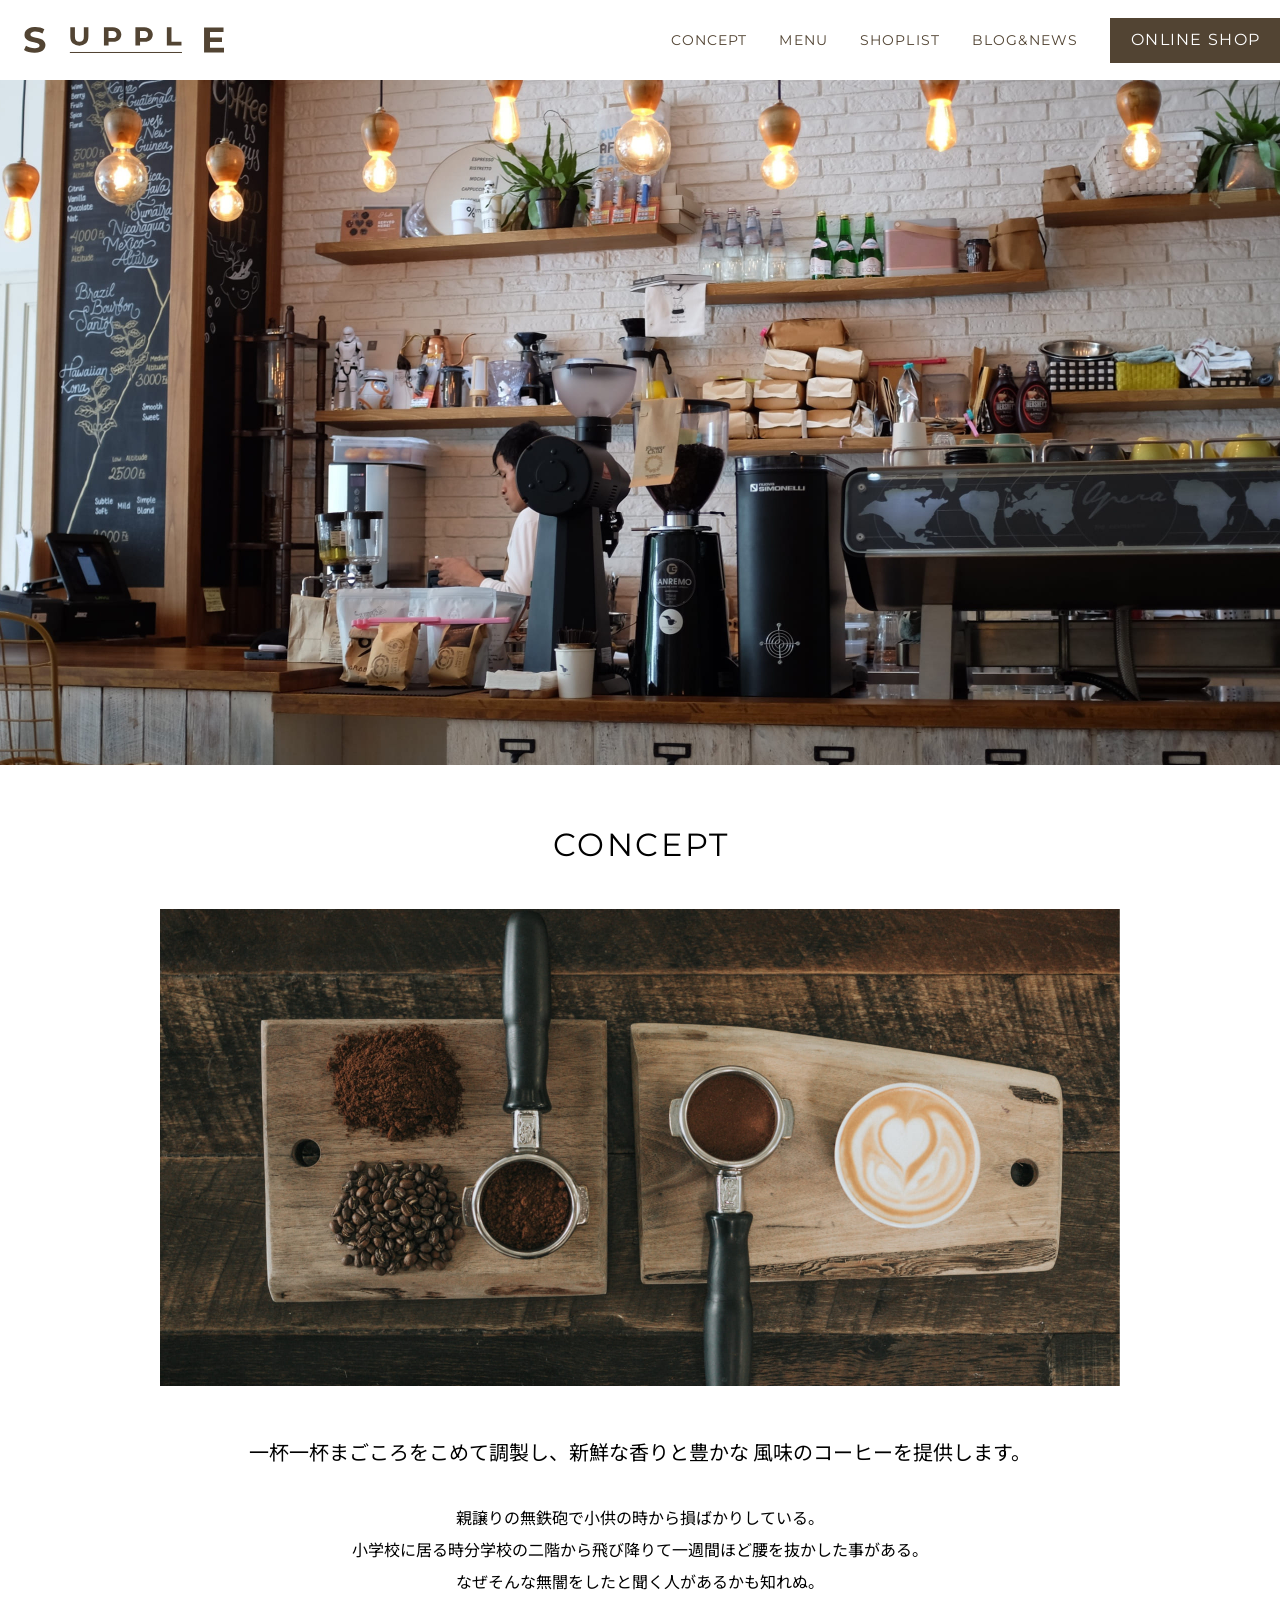
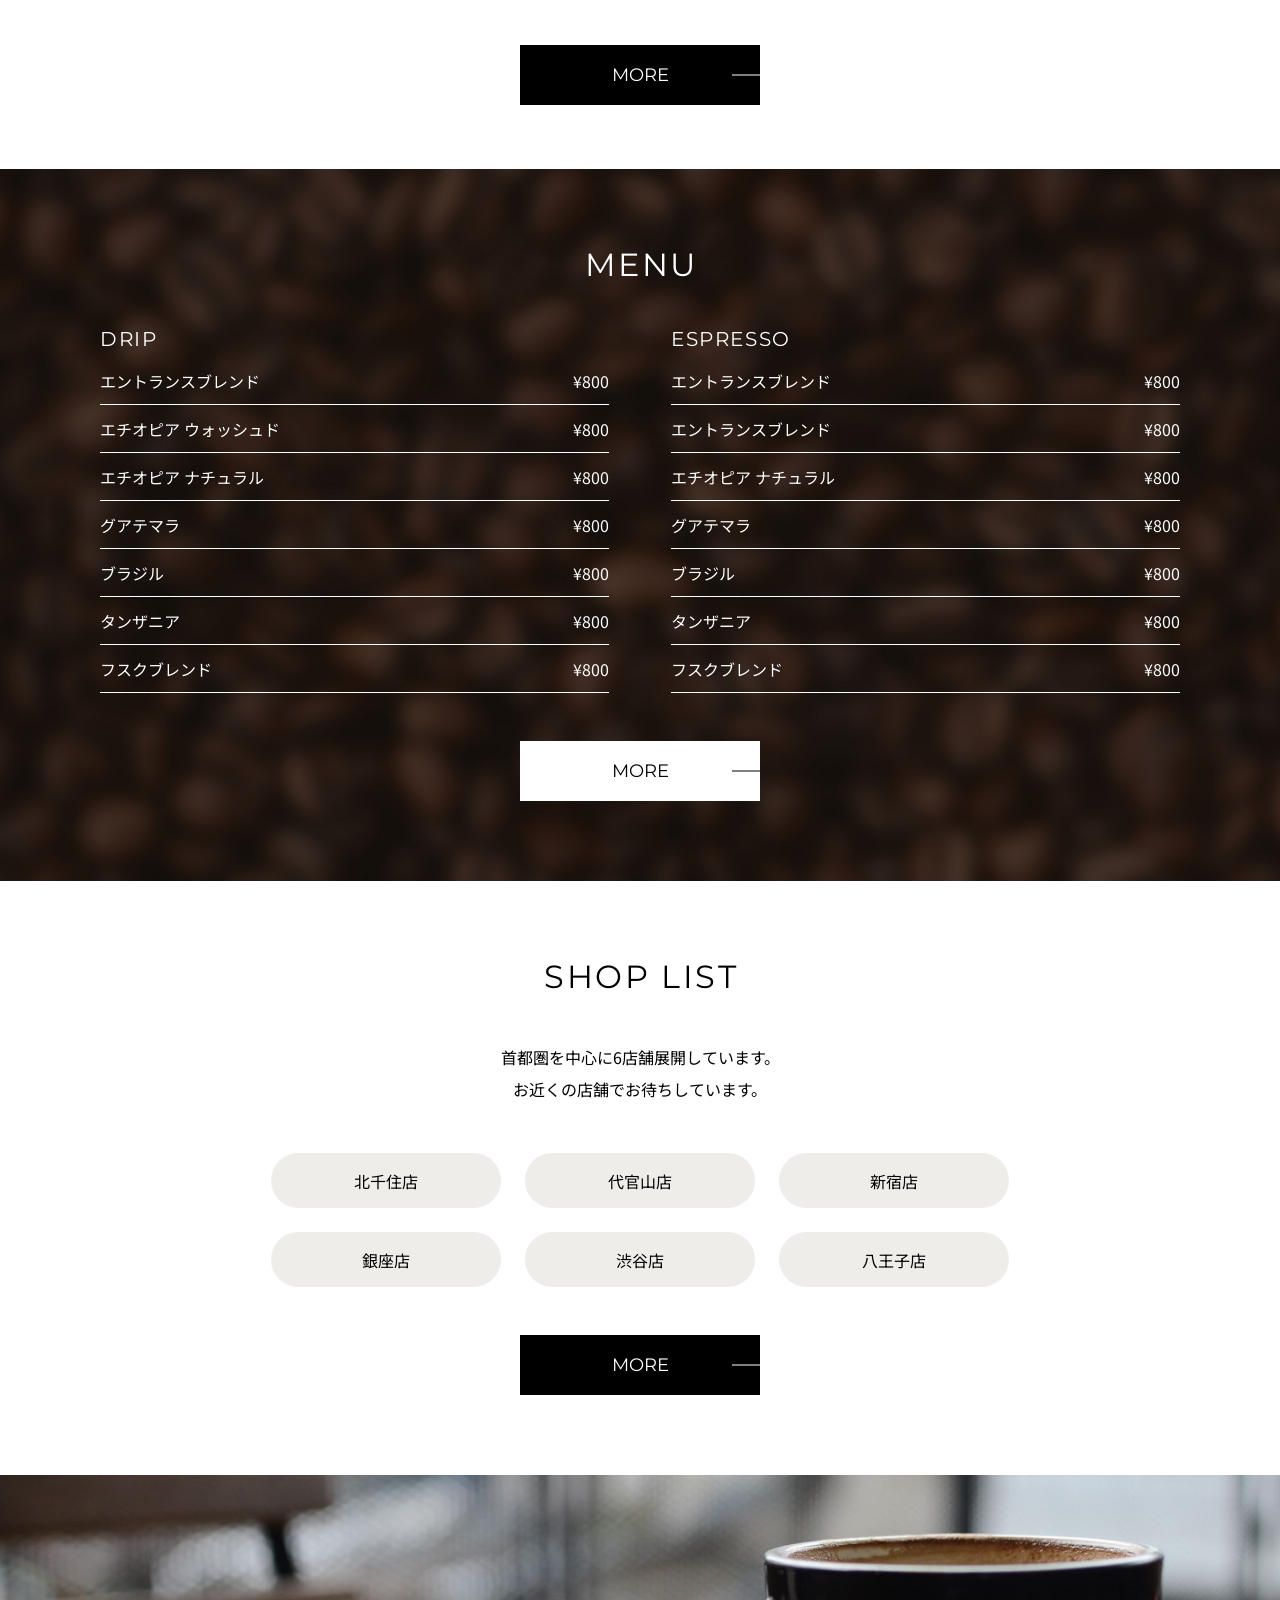
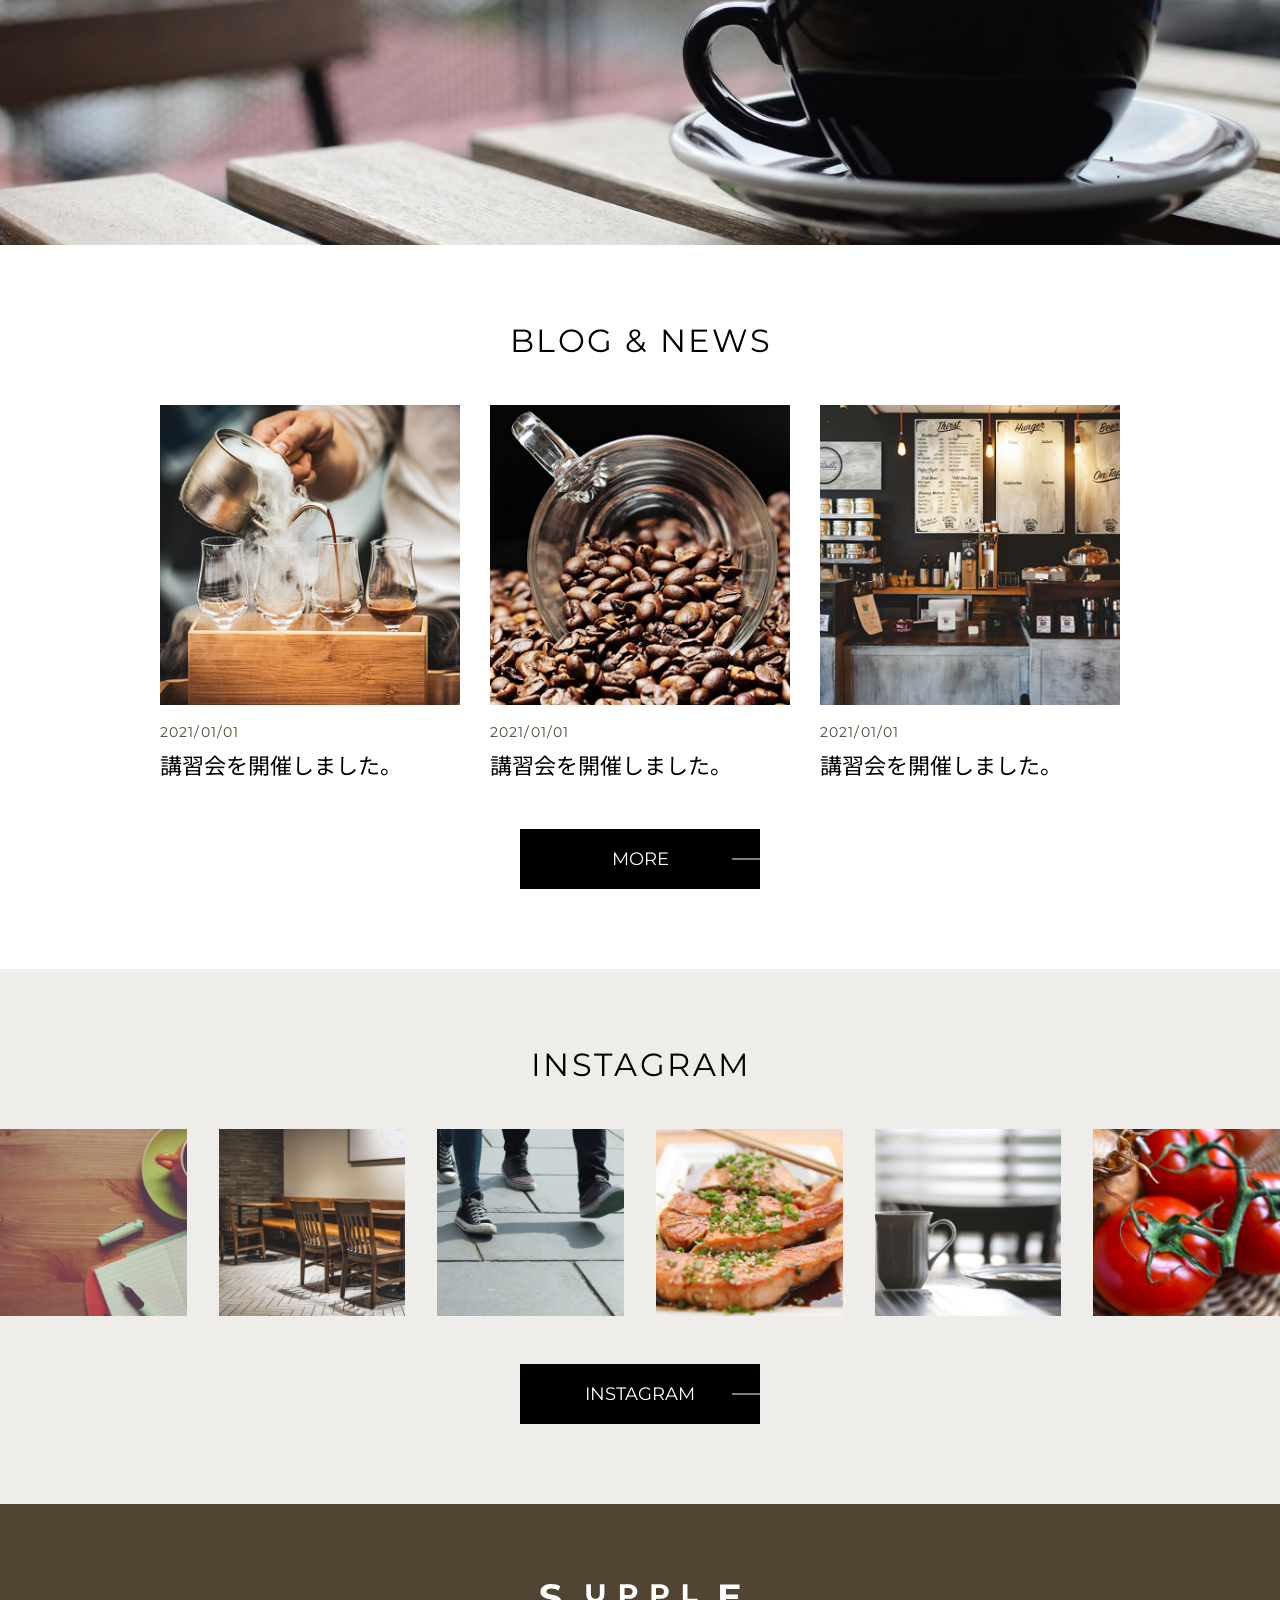
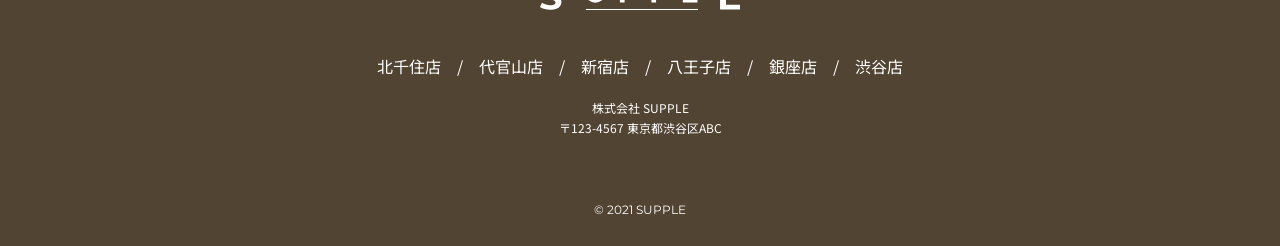
<file: index.html>
<!DOCTYPE html>
<html lang="ja">

<head>
    <meta charset="utf-8">
    <meta name="viewport" content="width=device-width,initial-scale=1" />
    <title>SUPPLE - コーヒー好きによるコーヒー好きのためのカフェ -</title>
    <meta name="description" content="SUPPLEはコーヒー好きのスタッフによるコーヒー好きのためのコーヒーだけを提供するこだわりのカフェです。" />
    <meta name="format-detection" content="telephone=no" />
    <meta name="robots" content="noindex">

    <!-- favicon/web-clip-icon -->
    <link rel="icon" href="favicon.ico" />
    <link rel="apple-touch-icon" href="webclip.png" />

    <!-- ogp -->
    <meta property="og:site_name" content="SUPPLE" />
    <meta property="og:url" content="https://example.com/" />
    <meta property="og:type" content="website" />
    <meta property="og:title" content="SUPPLE - コーヒー好きのためのこだわりカフェ -" />
    <meta property="og:description" content="SUPPLEは、コーヒー好きのスタッフが厳選した一杯を提供するこだわりのカフェです。" />
    <meta property="og:image" content="https://example.com/img/ogp.jpg" />
    <meta property="og:locale" content="ja_JP" />

    <!-- Twitter Card -->
    <meta name="twitter:card" content="summary_large_image" />
    <meta name="twitter:title" content="SUPPLE - コーヒー好きのためのこだわりカフェ -" />
    <meta name="twitter:description" content="SUPPLEは、コーヒー好きのスタッフが厳選した一杯を提供するこだわりのカフェです。" />
    <meta name="twitter:image" content="https://example.com/img/ogp.jpg" />

    <!-- google fonts -->
    <link rel="preconnect" href="https://fonts.googleapis.com">
    <link rel="preconnect" href="https://fonts.gstatic.com" crossorigin>
    <link href="https://fonts.googleapis.com/css2?family=Montserrat:wght@400;700&family=Noto+Sans+JP&display=swap"
        rel="stylesheet">

    <!-- css -->
    <link rel="stylesheet" href="css/style.css">
</head>

<body>
    <header class="header">
        <h1 class="header-logo">
            <a href="index.html">
                <img class="header-logo-img" src="img/logo.svg" width="120" height="15" alt="SUPPLE">
            </a>
        </h1>
        <a href="https://www.amazon.co.jp/" class="header-onlineshop" target="_blank" rel="noopener noreferrer">
            <span class="header-onlineshop-text">ONLINE SHOP</span>
        </a>
        <nav class="header-nav" aria-label="ヘッダーナビゲーション">
            <ul class="header-nav-list">
                <li class="header-nav-item">
                    <a href="concept.html">CONCEPT</a>
                </li>
                <li class="header-nav-item">
                    <a href="menu.html">MENU</a>
                </li>
                <li class="header-nav-item">
                    <a href="shoplist.html">SHOPLIST</a>
                </li>
                <li class="header-nav-item">
                    <a href="blog-archive.html">BLOG&NEWS</a>
                </li>
            </ul>
        </nav>
    </header>

    <main>
        <div class="top-kv">
            <!-- 背景画像でキービジュアルを表示 -->
        </div>

        <section class="top-concept l-container-s">
            <h2 class="c-page-title">CONCEPT</h2>
            <div class="top-concept-wrapper u-mt">
                <img class="top-concept-img" src="img/pic-top-consept.jpg" width="324" height="162"
                    alt="コーヒー豆とラテアートが並んだ写真">
                <div class="top-concept-text-wrapper">
                    <p class="top-concept-main-text u-mt">
                        一杯一杯まごころをこめて調製し、新鮮な香りと豊かな 風味のコーヒーを提供します。
                    </p>
                    <p class="top-concept-sub-text">
                        <span>親譲りの無鉄砲で小供の時から損ばかりしている。</span>
                        <span>小学校に居る時分学校の二階から飛び降りて一週間ほど腰を抜かした事がある。</span>
                        <span>なぜそんな無闇をしたと聞く人があるかも知れぬ。</span>
                    </p>
                </div>
                <a class="c-button c-button--black c-button--center u-mt" href="concept.html">
                    <span class="c-button-text c-button-text--white">MORE</span>
                </a>
            </div>
        </section>

        <section class="top-menu">
            <div class="l-container u-ptb">
                <h2 class="c-page-title c-page-title--white">MENU</h2>
                <div class="top-menu-list-wrapper u-mt">
                    <div class="top-menu-list-box">
                        <h3 class="top-menu-title">DRIP</h3>
                        <ul class="top-menu-list">
                            <li class="top-menu-item">
                                <p class="top-menu-name">エントランスブレンド</p>
                                <p class="top-menu-price">¥800</p>
                            </li>
                            <li class="top-menu-item">
                                <p class="top-menu-name">エチオピア ウォッシュド</p>
                                <p class="top-menu-price">¥800</p>
                            </li>
                            <li class="top-menu-item">
                                <p class="top-menu-name">エチオピア ナチュラル</p>
                                <p class="top-menu-price">¥800</p>
                            </li>
                            <li class="top-menu-item">
                                <p class="top-menu-name">グアテマラ</p>
                                <p class="top-menu-price">¥800</p>
                            </li>
                            <li class="top-menu-item">
                                <p class="top-menu-name">ブラジル</p>
                                <p class="top-menu-price">¥800</p>
                            </li>
                            <li class="top-menu-item">
                                <p class="top-menu-name">タンザニア</p>
                                <p class="top-menu-price">¥800</p>
                            </li>
                            <li class="top-menu-item">
                                <p class="top-menu-name">フスクブレンド</p>
                                <p class="top-menu-price">¥800</p>
                            </li>
                        </ul>
                    </div>
                    <div class="top-menu-list-box">
                        <h3 class="top-menu-title">ESPRESSO</h3>
                        <ul class="top-menu-list">
                            <li class="top-menu-item">
                                <p class="top-menu-name">エントランスブレンド</p>
                                <p class="top-menu-price">¥800</p>
                            </li>
                            <li class="top-menu-item">
                                <p class="top-menu-name">エントランスブレンド</p>
                                <p class="top-menu-price">¥800</p>
                            </li>
                            <li class="top-menu-item">
                                <p class="top-menu-name">エチオピア ナチュラル</p>
                                <p class="top-menu-price">¥800</p>
                            </li>
                            <li class="top-menu-item">
                                <p class="top-menu-name">グアテマラ</p>
                                <p class="top-menu-price">¥800</p>
                            </li>
                            <li class="top-menu-item">
                                <p class="top-menu-name">ブラジル</p>
                                <p class="top-menu-price">¥800</p>
                            </li>
                            <li class="top-menu-item">
                                <p class="top-menu-name">タンザニア</p>
                                <p class="top-menu-price">¥800</p>
                            </li>
                            <li class="top-menu-item">
                                <p class="top-menu-name">フスクブレンド</p>
                                <p class="top-menu-price">¥800</p>
                            </li>
                        </ul>
                    </div>
                </div>
                <a class="c-button c-button--white c-button--center" href="menu.html">
                    <span class="c-button-text">MORE</span>
                </a>
            </div>
        </section>

        <section class="top-shop-list">
            <div class="l-container u-ptb">
                <div class="top-shop-list-wrapper">
                    <h2 class="c-page-title">SHOP LIST</h2>
                    <p class="top-shop-list-description u-mt">
                        <span>首都圏を中心に6店舗展開しています。</span>
                        <span>お近くの店舗でお待ちしています。</span>
                    </p>
                    <ul class="top-shop-list-box u-mt">
                        <li class="top-shop-list-item">北千住店</li>
                        <li class="top-shop-list-item">代官山店</li>
                        <li class="top-shop-list-item">新宿店</li>
                        <li class="top-shop-list-item">八王子店</li>
                        <li class="top-shop-list-item">銀座店</li>
                        <li class="top-shop-list-item">渋谷店</li>
                    </ul>
                    <a class="c-button c-button--black c-button--center u-mt" href="shoplist.html">
                        <span class="c-button-text c-button-text--white">MORE</span>
                    </a>
                </div>
            </div>
        </section>

        <div class="top-separate-bg">
            <!-- 背景画像でキービジュアルを表示 -->
        </div>

        <section class="top-blog-news">
            <div class="l-container-s u-ptb">
                <h2 class="c-page-title">BLOG & NEWS</h2>
                <div class="top-blog-news-card-wrapper u-mt">
                    <div class="c-posts-card-list">
                        <article class="c-post-card">
                            <a href="blog-single.html" class="c-post-card-link">
                                <img class="c-post-card-img" src="img/thumb-post.png" width="324" height="324"
                                    alt="コーヒー豆を注ぐ様子の写真">
                                <div class="c-date-wrapper">
                                    <time class="c-date-text" datetime="2021-01-01">2021/01/01</time>
                                    <p class="c-date-title">講習会を開催しました。</p>
                                </div>
                            </a>
                        </article>
                        <article class="c-post-card">
                            <a href="blog-single.html" class="c-post-card-link">
                                <img class="c-post-card-img" src="img/thumb-post02.png" width="324" height="324"
                                    alt="コーヒー豆がグラスから溢れる様子の写真">
                                <div class="c-date-wrapper">
                                    <time class="c-date-text" datetime="2021-01-01">2021/01/01</time>
                                    <p class="c-date-title">講習会を開催しました。</p>
                                </div>
                            </a>
                        </article>
                        <article class="c-post-card">
                            <a href="blog-single.html" class="c-post-card-link">
                                <img class="c-post-card-img" src="img/thumb-post03.png" width="324" height="324"
                                    alt="木目調で落ち着いた店舗のレジ前の写真">
                                <div class="c-date-wrapper">
                                    <time class="c-date-text" datetime="2021-01-01">2021/01/01</time>
                                    <p class="c-date-title">講習会を開催しました。</p>
                                </div>
                            </a>
                        </article>
                    </div>
                </div>
                <a class="c-button c-button--black c-button--center u-mt" href="blog-archive.html">
                    <span class="c-button-text c-button-text--white">MORE</span>
                </a>
            </div>
        </section>

        <section class="c-instagram">
            <div class="u-ptb">
                <h2 class="c-page-title">INSTAGRAM</h2>
                <div class="c-instagram-gridbox u-mt">
                    <img class="c-instagram-gridbox-item" src="img/pic-instagram-post.jpg" width="201" height="201"
                        alt="コーヒーとノート">
                    <img class="c-instagram-gridbox-item" src="img/pic-instagram-post02.jpg" width="201" height="201"
                        alt="店内の様子">
                    <img class="c-instagram-gridbox-item" src="img/pic-instagram-post03.jpg" width="201" height="201"
                        alt="店舗へ向かう様子">
                    <img class="c-instagram-gridbox-item" src="img/pic-instagram-post04.jpg" width="201" height="201"
                        alt="カフェメニューのグリル">
                    <img class="c-instagram-gridbox-item" src="img/pic-instagram-post05.jpg" width="201" height="201"
                        alt="テーブルの上に置かれたコーヒーの白黒写真">
                    <img class="c-instagram-gridbox-item" src="img/pic-instagram-post06.jpg" width="201" height="201"
                        alt="プチトマトの写真">
                </div>
                <a class="c-button c-button--center c-button--black u-mt" href="https://www.instagram.com/?hl=ja"
                    target="_blank" rel="noopener noreferrer">
                    <span class="c-button-text c-button-text--white">INSTAGRAM</span>
                </a>
            </div>
        </section>
    </main>

    <footer class="footer">
        <div class="l-container">
            <div class="footer-logo">
                <a href="index.html">
                    <img src="img/logo-white.svg" width="200" height="26" alt="supple" loading="lazy" />
                </a>
            </div>

            <nav class="footer-shop-nav" aria-label="フッターナビゲーション">
                <ul class="footer-shop-list">
                    <li class="footer-shop-item">北千住店</li>
                    <li class="footer-shop-item">代官山店</li>
                    <li class="footer-shop-item">新宿店</li>
                    <li class="footer-shop-item">八王子店</li>
                    <li class="footer-shop-item">銀座店</li>
                    <li class="footer-shop-item">渋谷店</li>
                </ul>
            </nav>

            <div class="footer-company-information">
                <span>株式会社 SUPPLE</span>
                <span>〒123-4567 東京都渋谷区ABC</span>
            </div>

            <small class="footer-copyright">&copy; 2021 SUPPLE</small>
        </div>
    </footer>
</body>

</html>
</file>
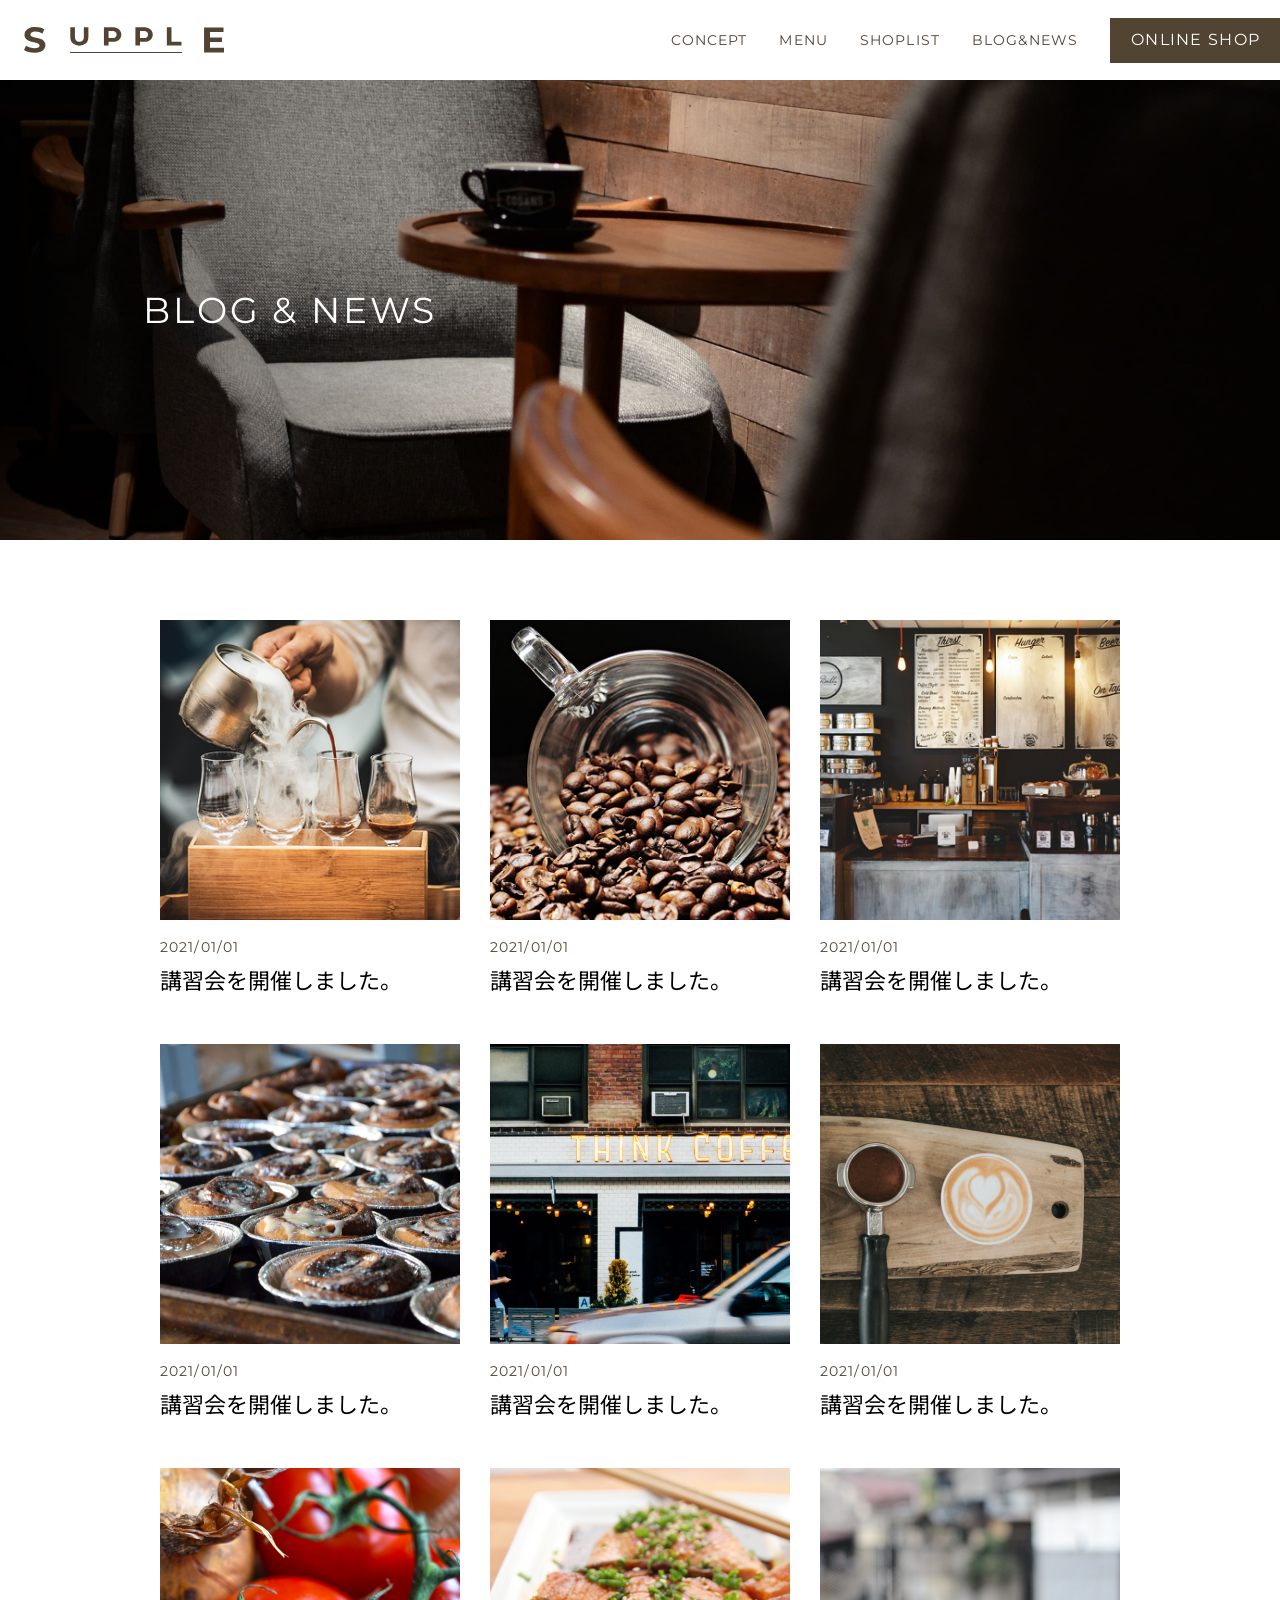
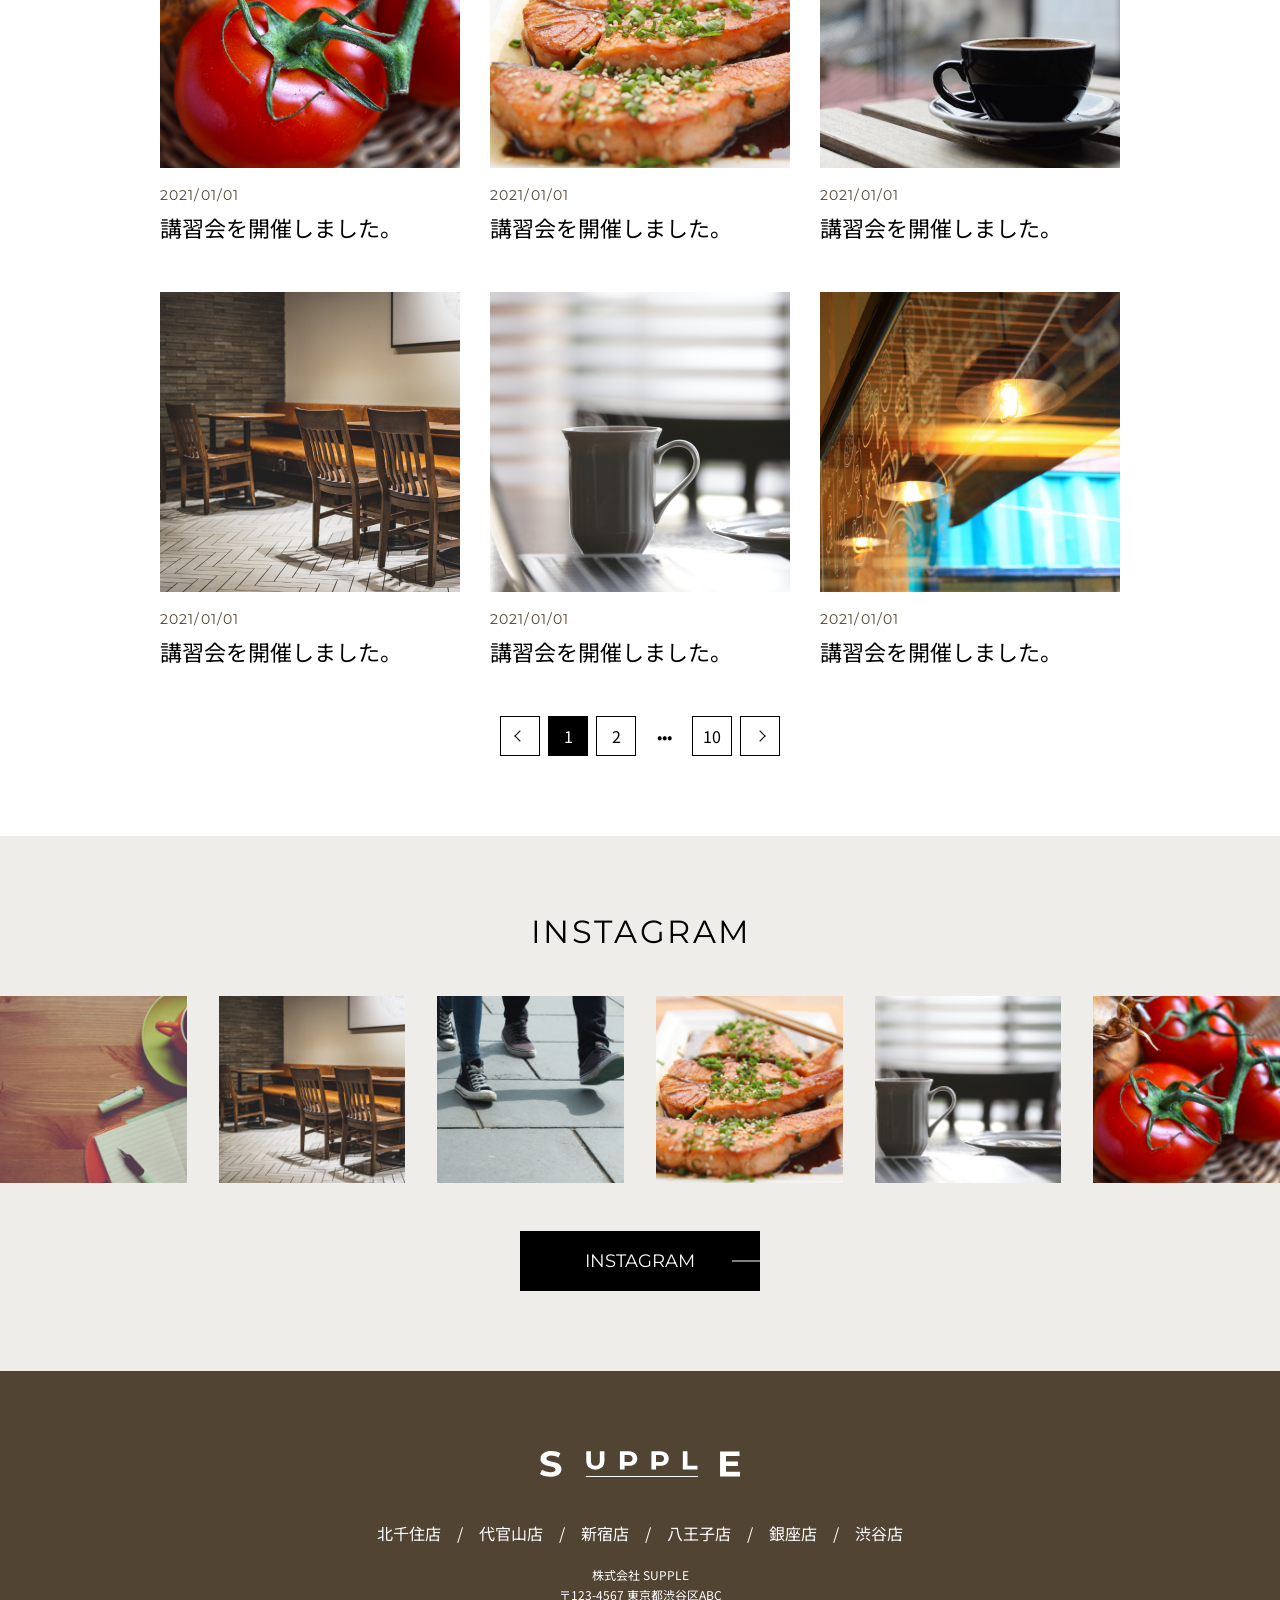
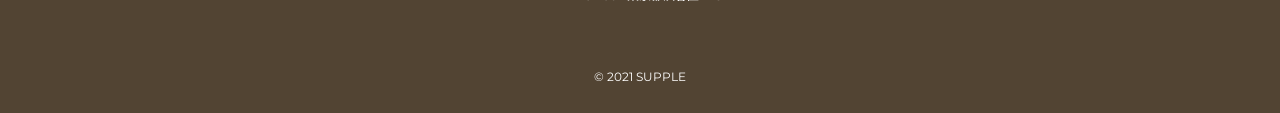
<file: blog-archive.html>
<!DOCTYPE html>
<html lang="ja">

<head>
    <meta charset="utf-8">
    <meta name="viewport" content="width=device-width,initial-scale=1" />
    <title>記事一覧- コーヒー好きによるコーヒー好きのためのカフェ「SUPPLE」 -</title>
    <meta name="description" content="コーヒー好きのためのカフェ「SUPPLE」のブログ&ニュースページです。" />
    <meta name="format-detection" content="telephone=no" />
    <meta name="robots" content="noindex">

    <!-- favicon/web-clip-icon -->
    <link rel="icon" href="favicon.ico" />
    <link rel="apple-touch-icon" href="webclip.png" />

    <!-- ogp -->
    <meta property="og:site_name" content="SUPPLE" />
    <meta property="og:url" content="https://example.com/" />
    <meta property="og:type" content="website" />
    <meta property="og:title" content="ブログ&ニュース一覧 | SUPPLE" />
    <meta property="og:description" content="SUPPLEのブログ、ニュース発信ページです。コーヒーに関する情報やイベント、最新のお知らせを発信しています" />
    <meta property="og:image" content="https://example.com/img/ogp.jpg" />
    <meta property="og:locale" content="ja_JP" />

    <!-- Twitter Card -->
    <meta name="twitter:card" content="summary_large_image" />
    <meta name="twitter:title" content="ブログ&ニュース一覧 | SUPPLE" />
    <meta name="twitter:description" content="SUPPLEのブログ、ニュース発信ページです。コーヒーに関する情報やイベント、最新のお知らせを発信しています" />
    <meta name="twitter:image" content="https://example.com/img/ogp.jpg" />

    <!-- google fonts -->
    <link rel="preconnect" href="https://fonts.googleapis.com">
    <link rel="preconnect" href="https://fonts.gstatic.com" crossorigin>
    <link href="https://fonts.googleapis.com/css2?family=Montserrat:wght@400;700&family=Noto+Sans+JP&display=swap"
        rel="stylesheet">

    <!-- css -->
    <link rel="stylesheet" href="css/style.css">
</head>

<body>
    <header class="header">
        <div class="header-logo">
            <a href="index.html">
                <img class="header-logo-img" src="img/logo.svg" width="120" height="15" alt="SUPPLE">
            </a>
        </div>
        <a href="https://www.amazon.co.jp/" class="header-onlineshop" target="_blank" rel="noopener noreferrer">
            <span class="header-onlineshop-text">ONLINE SHOP</span>
        </a>
        <nav class="header-nav" aria-label="ヘッダーナビゲーション">
            <ul class="header-nav-list">
                <li class="header-nav-item">
                    <a href="concept.html">CONCEPT</a>
                </li>
                <li class="header-nav-item">
                    <a href="menu.html">MENU</a>
                </li>
                <li class="header-nav-item">
                    <a href="shoplist.html">SHOPLIST</a>
                </li>
                <li class="header-nav-item">
                    <a href="blog-archive.html">BLOG&NEWS</a>
                </li>
            </ul>
        </nav>
    </header>

    <main>
        <div class="c-page-kv c-page-kv--blog">
            <h1 class="c-page-kv-title">BLOG & NEWS</h1>
        </div>

        <section class="blog-archive">
            <div class="l-container-s u-ptb">
                <div class="c-posts-card-list">
                    <article class="c-post-card">
                        <a href="blog-single.html" class="c-post-card-link">
                            <img class="c-post-card-img" src="img/thumb-post.png" width="324" height="324"
                                alt="コーヒーを淹れる様子の写真">
                            <div class="c-date-wrapper">
                                <time class="c-date-text" datetime="2021-01-01">2021/01/01</time>
                                <p class="c-date-title">講習会を開催しました。</p>
                            </div>
                        </a>
                    </article>
                    <article class="c-post-card">
                        <a href="blog-single.html" class="c-post-card-link">
                            <img class="c-post-card-img" src="img/thumb-post02.png" width="324" height="324"
                                alt="グラスからコーヒー豆が溢れている様子">
                            <div class="c-date-wrapper">
                                <time class="c-date-text" datetime="2021-01-01">2021/01/01</time>
                                <p class="c-date-title">講習会を開催しました。</p>
                            </div>
                        </a>
                    </article>
                    <article class="c-post-card">
                        <a href="blog-single.html" class="c-post-card-link">
                            <img class="c-post-card-img" src="img/thumb-post03.png" width="324" height="324"
                                alt="木目調の落ち着いた店舗のレジ前の写真">
                            <div class="c-date-wrapper">
                                <time class="c-date-text" datetime="2021-01-01">2021/01/01</time>
                                <p class="c-date-title">講習会を開催しました。</p>
                            </div>
                        </a>
                    </article>
                    <article class="c-post-card">
                        <a href="blog-single.html" class="c-post-card-link">
                            <img class="c-post-card-img" src="img/thumb-post04.png" width="324" height="324"
                                alt="テーブルの上に並べられたクロワッサンの写真">
                            <div class="c-date-wrapper">
                                <time class="c-date-text" datetime="2021-01-01">2021/01/01</time>
                                <p class="c-date-title">講習会を開催しました。</p>
                            </div>
                        </a>
                    </article>
                    <article class="c-post-card">
                        <a href="blog-single.html" class="c-post-card-link">
                            <img class="c-post-card-img" src="img/thumb-post05.png" width="324" height="324"
                                alt="看板にThink Coffeeの店舗名の入ったカフェの外観写真">
                            <div class="c-date-wrapper">
                                <time class="c-date-text" datetime="2021-01-01">2021/01/01</time>
                                <p class="c-date-title">講習会を開催しました。</p>
                            </div>
                        </a>
                    </article>
                    <article class="c-post-card">
                        <a href="blog-single.html" class="c-post-card-link">
                            <img class="c-post-card-img" src="img/thumb-post06.png" width="324" height="324"
                                alt="焙煎されたコーヒー豆とカフェラテが並んだ写真">
                            <div class="c-date-wrapper">
                                <time class="c-date-text" datetime="2021-01-01">2021/01/01</time>
                                <p class="c-date-title">講習会を開催しました。</p>
                            </div>
                        </a>
                    </article>
                    <article class="c-post-card">
                        <a href="blog-single.html" class="c-post-card-link">
                            <img class="c-post-card-img" src="img/thumb-post07.png" width="324" height="324"
                                alt="ミニトマトが並んだ写真">
                            <div class="c-date-wrapper">
                                <time class="c-date-text" datetime="2021-01-01">2021/01/01</time>
                                <p class="c-date-title">講習会を開催しました。</p>
                            </div>
                        </a>
                    </article>
                    <article class="c-post-card">
                        <a href="blog-single.html" class="c-post-card-link">
                            <img class="c-post-card-img" src="img/thumb-post08.png" width="324" height="324"
                                alt="サーモンのフード写真">
                            <div class="c-date-wrapper">
                                <time class="c-date-text" datetime="2021-01-01">2021/01/01</time>
                                <p class="c-date-title">講習会を開催しました。</p>
                            </div>
                        </a>
                    </article>
                    <article class="c-post-card">
                        <a href="blog-single.html" class="c-post-card-link">
                            <img class="c-post-card-img" src="img/thumb-post09.png" width="324" height="324"
                                alt="ベランダの机の上におしゃれに置かれた黒いコーヒーカップの写真">
                            <div class="c-date-wrapper">
                                <time class="c-date-text" datetime="2021-01-01">2021/01/01</time>
                                <p class="c-date-title">講習会を開催しました。</p>
                            </div>
                        </a>
                    </article>
                    <article class="c-post-card">
                        <a href="blog-single.html" class="c-post-card-link">
                            <img class="c-post-card-img" src="img/thumb-post10.png" width="324" height="324"
                                alt="店内にある椅子とテーブルの写真">
                            <div class="c-date-wrapper">
                                <time class="c-date-text" datetime="2021-01-01">2021/01/01</time>
                                <p class="c-date-title">講習会を開催しました。</p>
                            </div>
                        </a>
                    </article>
                    <article class="c-post-card">
                        <a href="blog-single.html" class="c-post-card-link">
                            <img class="c-post-card-img" src="img/thumb-post11.png" width="324" height="324"
                                alt="ベランダの机の上におしゃれに置かれた白いマグカップ">
                            <div class="c-date-wrapper">
                                <time class="c-date-text" datetime="2021-01-01">2021/01/01</time>
                                <p class="c-date-title">講習会を開催しました。</p>
                            </div>
                        </a>
                    </article>
                    <article class="c-post-card">
                        <a href="blog-single.html" class="c-post-card-link">
                            <img class="c-post-card-img" src="img/thumb-post12.png" width="324" height="324"
                                alt="店内の天井から吊るされたランプの写真">
                            <div class="c-date-wrapper">
                                <time class="c-date-text" datetime="2021-01-01">2021/01/01</time>
                                <p class="c-date-title">講習会を開催しました。</p>
                            </div>
                        </a>
                    </article>
                </div>
                <div class="c-page-nation-wrapper u-mt">
                    <ul class="c-page-nation-list">
                        <li class="c-page-nation-item c-page-nation-item--prev">
                            <a class="c-page-nation-link" href="#">
                                <span class="u-visually-hidden">前のページ</span>
                            </a>
                        </li>
                        <li class="c-page-nation-item is-page-nation-item">
                            <span>1
                                <span class="u-visually-hidden">現在のページ</span>
                                <span class="u-visually-hidden">ページ目</span>
                            </span>
                        </li>
                        <li class="c-page-nation-item">
                            <a class="c-page-nation-link" href="#">2
                                <span class="u-visually-hidden">ページ目</span>
                            </a>
                        </li>
                        <li class="c-page-nation-item">
                            <span>•••
                                <span class="u-visually-hidden">ページ表示の省略</span>
                            </span>
                        </li>
                        <li class="c-page-nation-item">
                            <a class="c-page-nation-link" href="#">10
                                <span class="u-visually-hidden">ページ目</span>
                            </a>
                        </li>
                        <li class="c-page-nation-item c-page-nation-item--next">
                            <a class="c-page-nation-link" href="#">
                                <span class="u-visually-hidden">次のページ</span>
                            </a>
                        </li>
                    </ul>
                </div>
            </div>
        </section>

        <section class="c-instagram">
            <div class="u-ptb">
                <h2 class="c-page-title">INSTAGRAM</h2>
                <div class="c-instagram-gridbox u-mt">
                    <img class="c-instagram-gridbox-item" src="img/pic-instagram-post.jpg" width="201" height="201"
                        alt="コーヒーとノート">
                    <img class="c-instagram-gridbox-item" src="img/pic-instagram-post02.jpg" width="201" height="201"
                        alt="店内の様子">
                    <img class="c-instagram-gridbox-item" src="img/pic-instagram-post03.jpg" width="201" height="201"
                        alt="店舗へ向かう様子">
                    <img class="c-instagram-gridbox-item" src="img/pic-instagram-post04.jpg" width="201" height="201"
                        alt="カフェメニューのグリル">
                    <img class="c-instagram-gridbox-item" src="img/pic-instagram-post05.jpg" width="201" height="201"
                        alt="テーブルの上に置かれたコーヒーの白黒写真">
                    <img class="c-instagram-gridbox-item" src="img/pic-instagram-post06.jpg" width="201" height="201"
                        alt="プチトマトの写真">
                </div>
                <a class="c-button c-button--center c-button--black u-mt" href="https://www.instagram.com/?hl=ja"
                    target="_blank" rel="noopener noreferrer">
                    <span class="c-button-text c-button-text--white">INSTAGRAM</span>
                </a>
            </div>
        </section>
    </main>

    <footer class="footer">
        <div class="l-container">
            <div class="footer-logo">
                <a href="index.html">
                    <img src="img/logo-white.svg" width="200" height="26" alt="supple" loading="lazy" />
                </a>
            </div>

            <nav class="footer-shop-nav" aria-label="フッターナビゲーション">
                <ul class="footer-shop-list">
                    <li class="footer-shop-item">北千住店</li>
                    <li class="footer-shop-item">代官山店</li>
                    <li class="footer-shop-item">新宿店</li>
                    <li class="footer-shop-item">八王子店</li>
                    <li class="footer-shop-item">銀座店</li>
                    <li class="footer-shop-item">渋谷店</li>
                </ul>
            </nav>

            <div class="footer-company-information">
                <span>株式会社 SUPPLE</span>
                <span>〒123-4567 東京都渋谷区ABC</span>
            </div>

            <small class="footer-copyright">&copy; 2021 SUPPLE</small>
        </div>
    </footer>
</body>

</html>
</file>
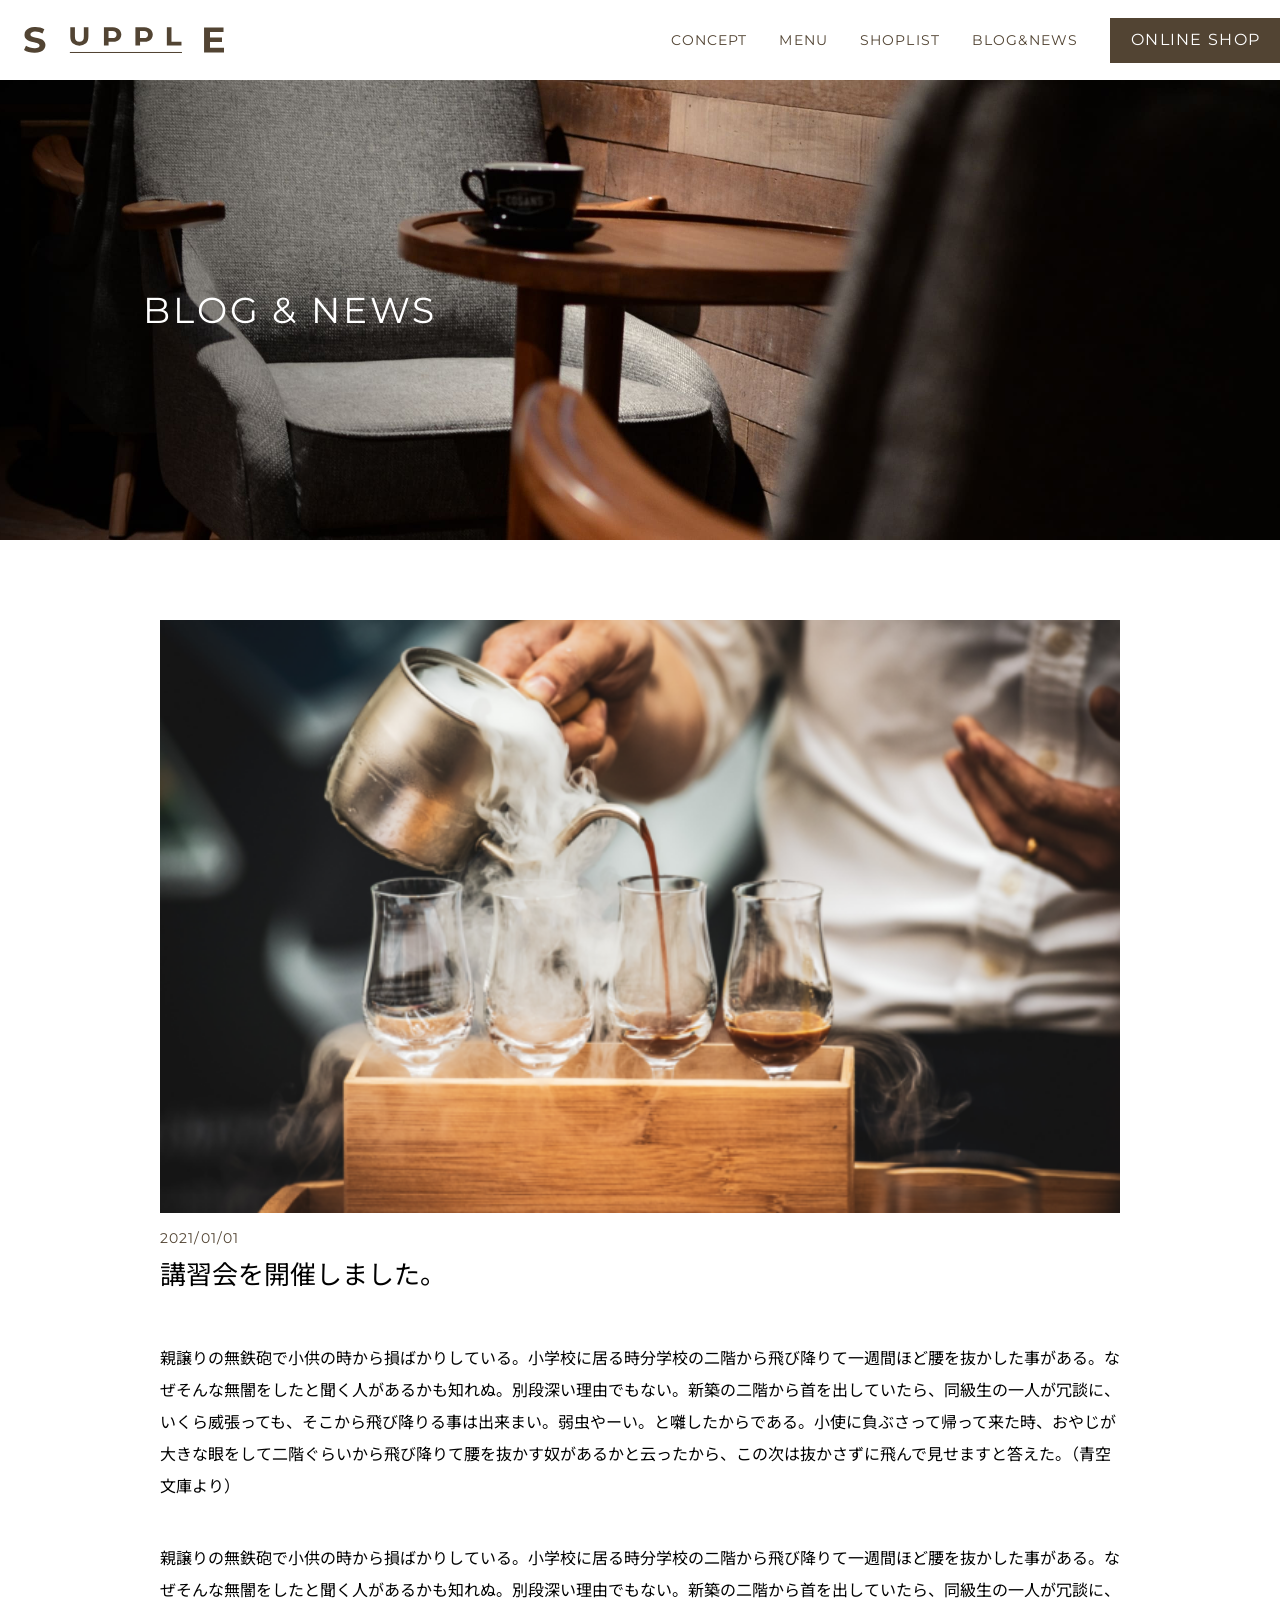
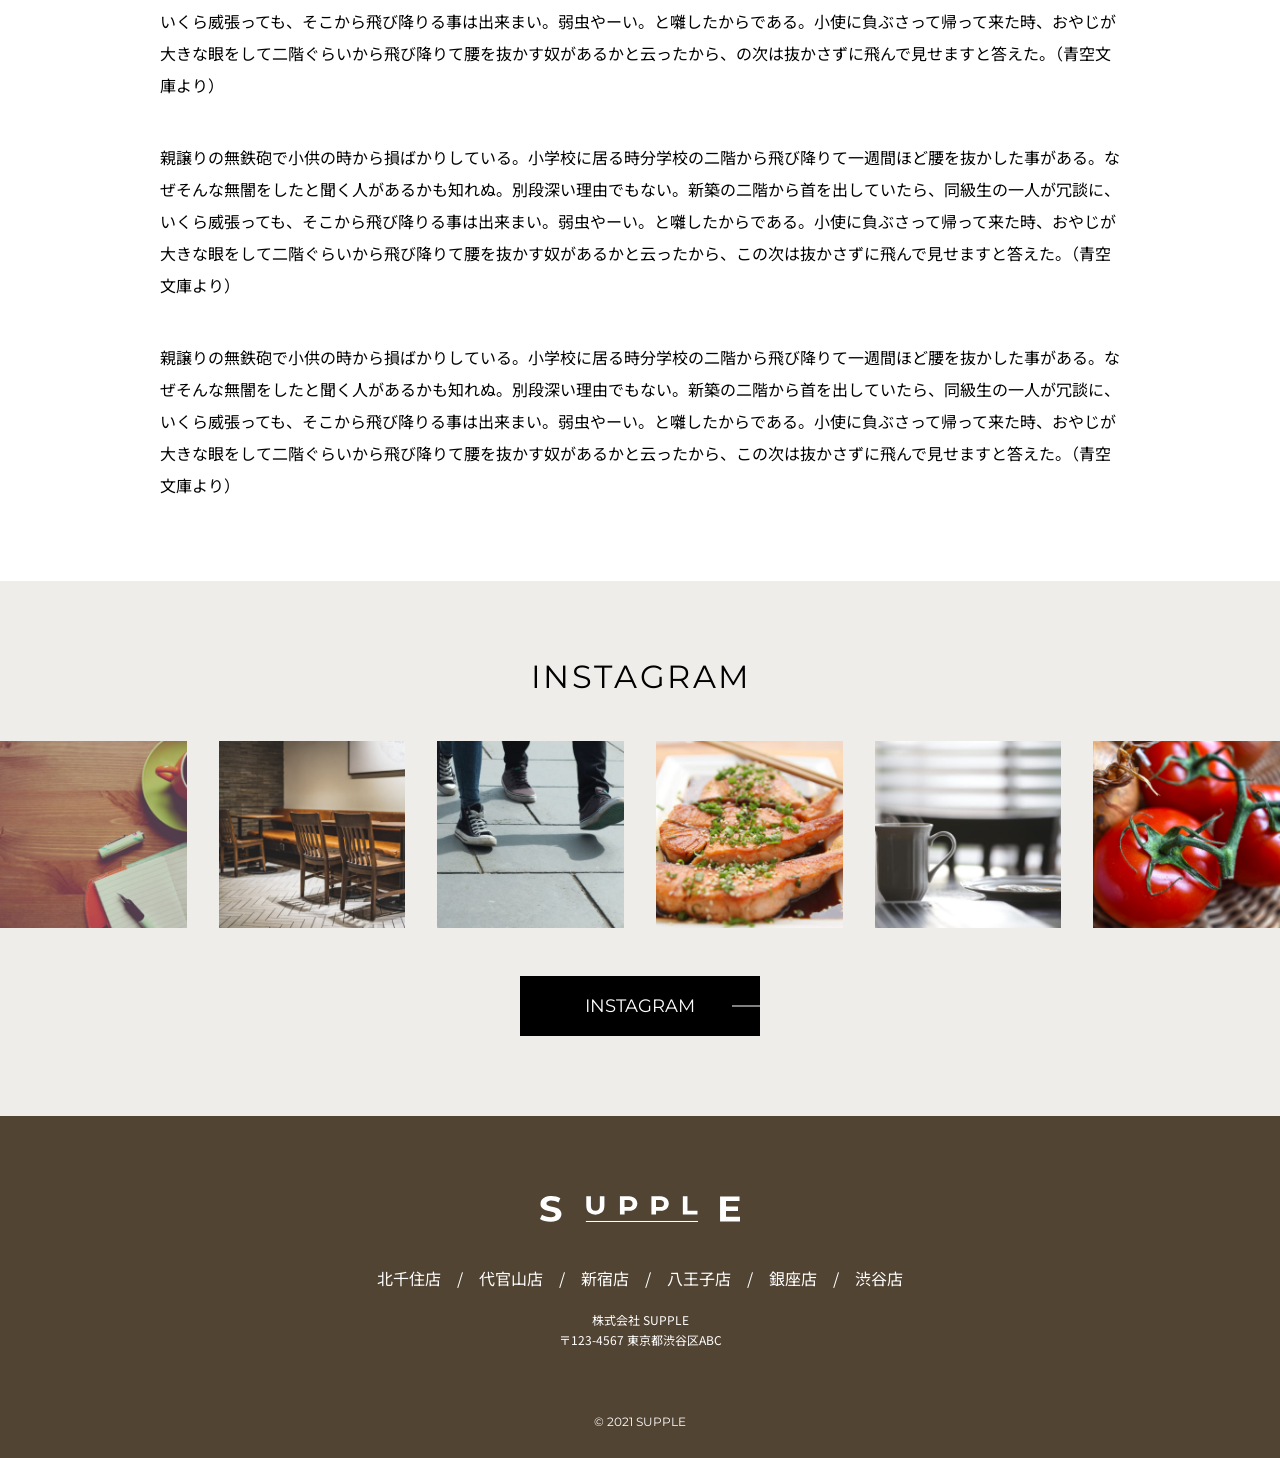
<file: blog-single.html>
<!DOCTYPE html>
<html lang="ja">

<head>
    <meta charset="utf-8">
    <meta name="viewport" content="width=device-width,initial-scale=1" />
    <title>記事詳細ページ- コーヒー好きによるコーヒー好きのためのカフェ「SUPPLE」 -</title>
    <meta name="description" content="コーヒー好きのためのカフェ「SUPPLE」ブログ&ニュースの詳細ページです。" />
    <meta name="format-detection" content="telephone=no" />
    <meta name="robots" content="noindex">

    <!-- favicon/web-clip-icon -->
    <link rel="icon" href="favicon.ico" />
    <link rel="apple-touch-icon" href="webclip.png" />

    <!-- ogp -->
    <meta property="og:site_name" content="SUPPLE" />
    <meta property="og:url" content="https://example.com/" />
    <meta property="og:type" content="article" />
    <meta property="og:title" content="講習会を開催しました。 | SUPPLE" />
    <meta property="og:description" content="SUPPLEで開催したコーヒー講習会の様子をご紹介します。" />
    <meta property="og:image" content="https://example.com/img/ogp.jpg" />
    <meta property="og:locale" content="ja_JP" />

    <!-- Twitter Card -->
    <meta name="twitter:card" content="summary_large_image" />
    <meta name="twitter:title" content="講習会を開催しました。 | SUPPLE" />
    <meta name="twitter:description" content="SUPPLEで開催したコーヒー講習会の様子をご紹介します。" />
    <meta name="twitter:image" content="https://example.com/img/ogp.jpg" />

    <!-- google fonts -->
    <link rel="preconnect" href="https://fonts.googleapis.com">
    <link rel="preconnect" href="https://fonts.gstatic.com" crossorigin>
    <link href="https://fonts.googleapis.com/css2?family=Montserrat:wght@400;700&family=Noto+Sans+JP&display=swap"
        rel="stylesheet">

    <!-- css -->
    <link rel="stylesheet" href="css/style.css">
</head>

<body>
    <header class="header">
        <div class="header-logo">
            <a href="index.html">
                <img class="header-logo-img" src="img/logo.svg" width="120" height="15" alt="SUPPLE">
            </a>
        </div>
        <a href="https://www.amazon.co.jp/" class="header-onlineshop" target="_blank" rel="noopener noreferrer">
            <span class="header-onlineshop-text">ONLINE SHOP</span>
        </a>
        <nav class="header-nav" aria-label="ヘッダーナビゲーション">
            <ul class="header-nav-list">
                <li class="header-nav-item">
                    <a href="concept.html">CONCEPT</a>
                </li>
                <li class="header-nav-item">
                    <a href="menu.html">MENU</a>
                </li>
                <li class="header-nav-item">
                    <a href="shoplist.html">SHOPLIST</a>
                </li>
                <li class="header-nav-item">
                    <a href="blog-archive.html">BLOG&NEWS</a>
                </li>
            </ul>
        </nav>
    </header>

    <main>
        <div class="c-page-kv c-page-kv--blog">
            <h1 class="c-page-kv-title">BLOG & NEWS</h1>
        </div>

        <section class="blog-single">
            <div class="l-container-s u-ptb">
                <article class="blog-single-contents">
                    <div class="blog-single-header">
                        <img class="blog-single-img" src="img/pic-blog-single.png" width="324" height="200"
                            alt="ドリップしたコーヒーをカップに入れる様子の写真">
                        <div class="c-date-wrapper">
                            <time class="c-date-text" datetime="2021-01-01">2021/01/01</time>
                            <p class="c-date-title c-date-title--large">講習会を開催しました。</p>
                        </div>
                    </div>
                    <div class="blog-single-text-wrapper u-mt">
                        <p class="blog-single-text">
                            親譲りの無鉄砲で小供の時から損ばかりしている。小学校に居る時分学校の二階から飛び降りて一週間ほど腰を抜かした事がある。なぜそんな無闇をしたと聞く人があるかも知れぬ。別段深い理由でもない。新築の二階から首を出していたら、同級生の一人が冗談に、いくら威張っても、そこから飛び降りる事は出来まい。弱虫やーい。と囃したからである。小使に負ぶさって帰って来た時、おやじが大きな眼をして二階ぐらいから飛び降りて腰を抜かす奴があるかと云ったから、この次は抜かさずに飛んで見せますと答えた。（青空文庫より）
                        </p>
                        <p class="blog-single-text">
                            親譲りの無鉄砲で小供の時から損ばかりしている。小学校に居る時分学校の二階から飛び降りて一週間ほど腰を抜かした事がある。なぜそんな無闇をしたと聞く人があるかも知れぬ。別段深い理由でもない。新築の二階から首を出していたら、同級生の一人が冗談に、いくら威張っても、そこから飛び降りる事は出来まい。弱虫やーい。と囃したからである。小使に負ぶさって帰って来た時、おやじが大きな眼をして二階ぐらいから飛び降りて腰を抜かす奴があるかと云ったから、の次は抜かさずに飛んで見せますと答えた。（青空文庫より）
                        </p>
                        <p class="blog-single-text">
                            親譲りの無鉄砲で小供の時から損ばかりしている。小学校に居る時分学校の二階から飛び降りて一週間ほど腰を抜かした事がある。なぜそんな無闇をしたと聞く人があるかも知れぬ。別段深い理由でもない。新築の二階から首を出していたら、同級生の一人が冗談に、いくら威張っても、そこから飛び降りる事は出来まい。弱虫やーい。と囃したからである。小使に負ぶさって帰って来た時、おやじが大きな眼をして二階ぐらいから飛び降りて腰を抜かす奴があるかと云ったから、この次は抜かさずに飛んで見せますと答えた。（青空文庫より）
                        </p>
                        <p class="blog-single-text">
                            親譲りの無鉄砲で小供の時から損ばかりしている。小学校に居る時分学校の二階から飛び降りて一週間ほど腰を抜かした事がある。なぜそんな無闇をしたと聞く人があるかも知れぬ。別段深い理由でもない。新築の二階から首を出していたら、同級生の一人が冗談に、いくら威張っても、そこから飛び降りる事は出来まい。弱虫やーい。と囃したからである。小使に負ぶさって帰って来た時、おやじが大きな眼をして二階ぐらいから飛び降りて腰を抜かす奴があるかと云ったから、この次は抜かさずに飛んで見せますと答えた。（青空文庫より）
                        </p>
                    </div>
                </article>
            </div>
        </section>

        <section class="c-instagram">
            <div class="u-ptb">
                <h2 class="c-page-title">INSTAGRAM</h2>
                <div class="c-instagram-gridbox u-mt">
                    <img class="c-instagram-gridbox-item" src="img/pic-instagram-post.jpg" width="201" height="201"
                        alt="コーヒーとノート">
                    <img class="c-instagram-gridbox-item" src="img/pic-instagram-post02.jpg" width="201" height="201"
                        alt="店内の様子">
                    <img class="c-instagram-gridbox-item" src="img/pic-instagram-post03.jpg" width="201" height="201"
                        alt="店舗へ向かう様子">
                    <img class="c-instagram-gridbox-item" src="img/pic-instagram-post04.jpg" width="201" height="201"
                        alt="カフェメニューのグリル">
                    <img class="c-instagram-gridbox-item" src="img/pic-instagram-post05.jpg" width="201" height="201"
                        alt="テーブルの上に置かれたコーヒーの白黒写真">
                    <img class="c-instagram-gridbox-item" src="img/pic-instagram-post06.jpg" width="201" height="201"
                        alt="プチトマトの写真">
                </div>
                <a class="c-button c-button--center c-button--black u-mt" href="https://www.instagram.com/?hl=ja"
                    target="_blank" rel="noopener noreferrer">
                    <span class="c-button-text c-button-text--white">INSTAGRAM</span>
                </a>
            </div>
        </section>
    </main>

    <footer class="footer">
        <div class="l-container">
            <div class="footer-logo">
                <a href="index.html">
                    <img src="img/logo-white.svg" width="200" height="26" alt="supple" loading="lazy" />
                </a>
            </div>

            <nav class="footer-shop-nav" aria-label="フッターナビゲーション">
                <ul class="footer-shop-list">
                    <li class="footer-shop-item">北千住店</li>
                    <li class="footer-shop-item">代官山店</li>
                    <li class="footer-shop-item">新宿店</li>
                    <li class="footer-shop-item">八王子店</li>
                    <li class="footer-shop-item">銀座店</li>
                    <li class="footer-shop-item">渋谷店</li>
                </ul>
            </nav>

            <div class="footer-company-information">
                <span>株式会社 SUPPLE</span>
                <span>〒123-4567 東京都渋谷区ABC</span>
            </div>

            <small class="footer-copyright">&copy; 2021 SUPPLE</small>
        </div>
    </footer>
</body>

</html>
</file>
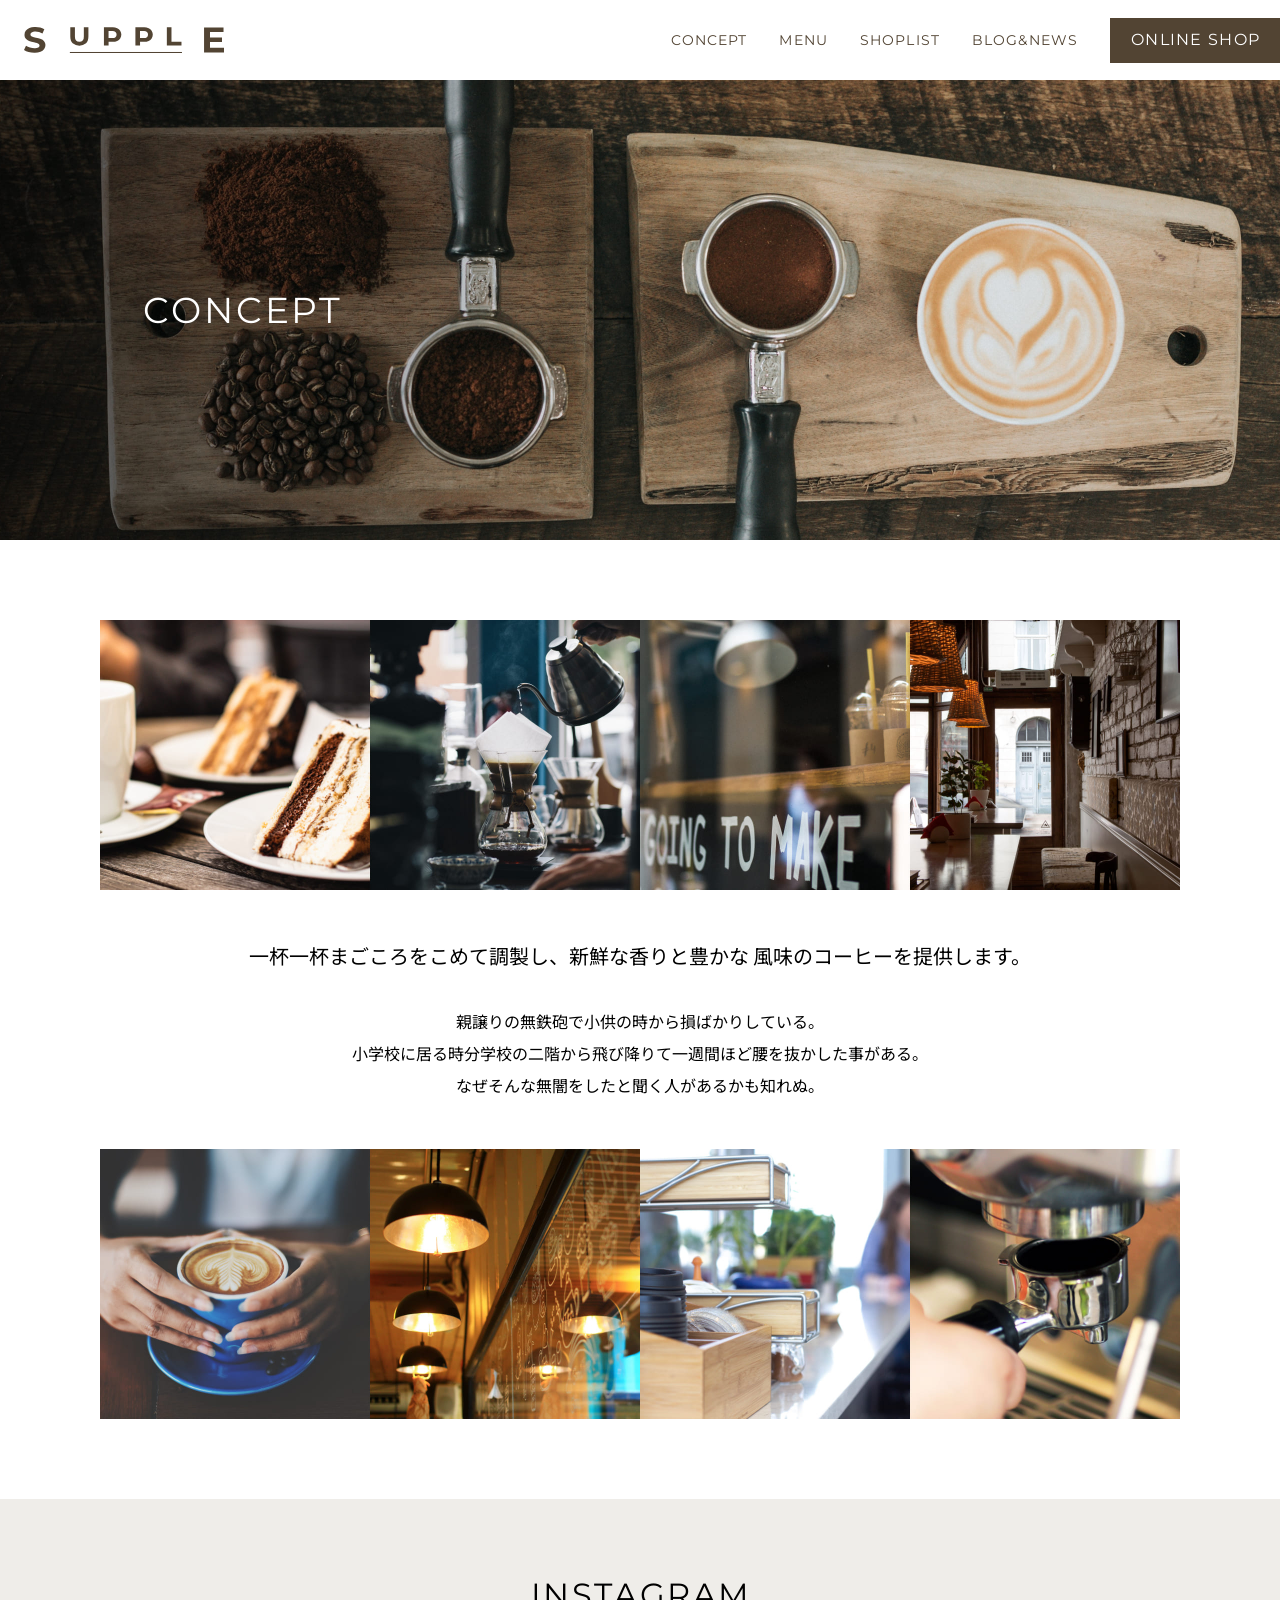
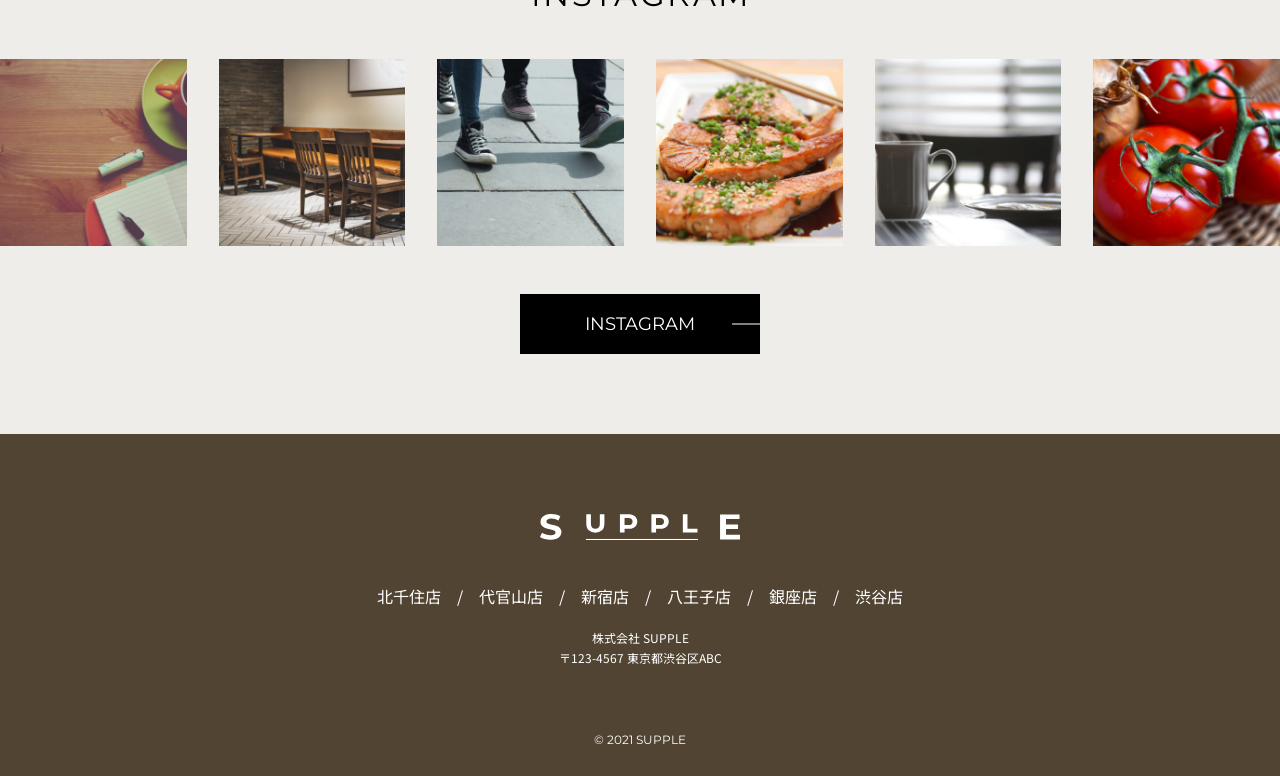
<file: concept.html>
<!DOCTYPE html>
<html lang="ja">

<head>
    <meta charset="utf-8">
    <meta name="viewport" content="width=device-width,initial-scale=1" />
    <title>コンセプト - コーヒー好きによるコーヒー好きのためのカフェ「SUPPLE」 -</title>
    <meta name="description" content="コーヒー好きのためのカフェ「SUPPLE」のコンセプトページです。" />
    <meta name="format-detection" content="telephone=no" />
    <meta name="robots" content="noindex">

    <!-- favicon/web-clip-icon -->
    <link rel="icon" href="favicon.ico" />
    <link rel="apple-touch-icon" href="webclip.png" />

    <!-- ogp -->
    <meta property="og:site_name" content="SUPPLE" />
    <meta property="og:url" content="https://example.com/" />
    <meta property="og:type" content="website" />
    <meta property="og:title" content="コンセプト | SUPPLE" />
    <meta property="og:description" content="SUPPLEのコンセプトページです。コーヒー好きのスタッフが、一杯一杯まごころを込めて丁寧にコーヒーを提供しています。" />
    <meta property="og:image" content="https://example.com/img/ogp.jpg" />
    <meta property="og:locale" content="ja_JP" />

    <!-- Twitter Card -->
    <meta name="twitter:card" content="summary_large_image" />
    <meta name="twitter:title" content="コンセプト | SUPPLE" />
    <meta name="twitter:description" content="SUPPLEのコンセプトページです。コーヒー好きのスタッフが、一杯一杯まごころを込めて丁寧にコーヒーを提供しています。" />
    <meta name="twitter:image" content="https://example.com/img/ogp.jpg" />

    <!-- google fonts -->
    <link rel="preconnect" href="https://fonts.googleapis.com">
    <link rel="preconnect" href="https://fonts.gstatic.com" crossorigin>
    <link href="https://fonts.googleapis.com/css2?family=Montserrat:wght@400;700&family=Noto+Sans+JP&display=swap"
        rel="stylesheet">

    <!-- css -->
    <link rel="stylesheet" href="css/style.css">
</head>

<body>
    <header class="header">
        <div class="header-logo">
            <a href="index.html">
                <img class="header-logo-img" src="img/logo.svg" width="120" height="15" alt="SUPPLE">
            </a>
        </div>
        <a href="https://www.amazon.co.jp/" class="header-onlineshop" target="_blank" rel="noopener noreferrer">
            <span class="header-onlineshop-text">ONLINE SHOP</span>
        </a>
        <nav class="header-nav" aria-label="ヘッダーナビゲーション">
            <ul class="header-nav-list">
                <li class="header-nav-item">
                    <a href="concept.html">CONCEPT</a>
                </li>
                <li class="header-nav-item">
                    <a href="menu.html">MENU</a>
                </li>
                <li class="header-nav-item">
                    <a href="shoplist.html">SHOPLIST</a>
                </li>
                <li class="header-nav-item">
                    <a href="blog-archive.html">BLOG&NEWS</a>
                </li>
            </ul>
        </nav>
    </header>

    <main>
        <div class="c-page-kv c-page-kv--concept">
            <h1 class="c-page-kv-title">CONCEPT</h1>
        </div>

        <div class="concept-wrapper">
            <div class="l-container u-ptb">
                <div class="concept-top-bg">
                    <!-- 背景画像で表示 -->
                </div>
                <div class="concept-text-wrapper">
                    <p class="concept-main-text u-mt">
                        一杯一杯まごころをこめて調製し、新鮮な香りと豊かな 風味のコーヒーを提供します。
                    </p>
                    <p class="concept-sub-text">
                        <span>親譲りの無鉄砲で小供の時から損ばかりしている。</span>
                        <span>小学校に居る時分学校の二階から飛び降りて一週間ほど腰を抜かした事がある。</span>
                        <span>なぜそんな無闇をしたと聞く人があるかも知れぬ。</span>
                    </p>
                </div>
                <div class="concept-bottom-bg u-mt">
                    <!-- 背景画像で表示 -->
                </div>
            </div>
        </div>

        <section class="c-instagram">
            <div class="u-ptb">
                <h2 class="c-page-title">INSTAGRAM</h2>
                <div class="c-instagram-gridbox u-mt">
                    <img class="c-instagram-gridbox-item" src="img/pic-instagram-post.jpg" width="201" height="201"
                        alt="コーヒーとノート">
                    <img class="c-instagram-gridbox-item" src="img/pic-instagram-post02.jpg" width="201" height="201"
                        alt="店内の様子">
                    <img class="c-instagram-gridbox-item" src="img/pic-instagram-post03.jpg" width="201" height="201"
                        alt="店舗へ向かう様子">
                    <img class="c-instagram-gridbox-item" src="img/pic-instagram-post04.jpg" width="201" height="201"
                        alt="カフェメニューのグリル">
                    <img class="c-instagram-gridbox-item" src="img/pic-instagram-post05.jpg" width="201" height="201"
                        alt="テーブルの上に置かれたコーヒーの白黒写真">
                    <img class="c-instagram-gridbox-item" src="img/pic-instagram-post06.jpg" width="201" height="201"
                        alt="プチトマトの写真">
                </div>
                <a class="c-button c-button--center c-button--black u-mt" href="https://www.instagram.com/?hl=ja"
                    target="_blank" rel="noopener noreferrer">
                    <span class="c-button-text c-button-text--white">INSTAGRAM</span>
                </a>
            </div>
        </section>
    </main>

    <footer class="footer">
        <div class="l-container">
            <div class="footer-logo">
                <a href="index.html">
                    <img src="img/logo-white.svg" width="200" height="26" alt="supple" loading="lazy" />
                </a>
            </div>

            <nav class="footer-shop-nav" aria-label="フッターナビゲーション">
                <ul class="footer-shop-list">
                    <li class="footer-shop-item">北千住店</li>
                    <li class="footer-shop-item">代官山店</li>
                    <li class="footer-shop-item">新宿店</li>
                    <li class="footer-shop-item">八王子店</li>
                    <li class="footer-shop-item">銀座店</li>
                    <li class="footer-shop-item">渋谷店</li>
                </ul>
            </nav>

            <div class="footer-company-information">
                <span>株式会社 SUPPLE</span>
                <span>〒123-4567 東京都渋谷区ABC</span>
            </div>

            <small class="footer-copyright">&copy; 2021 SUPPLE</small>
        </div>
    </footer>
</body>

</html>
</file>
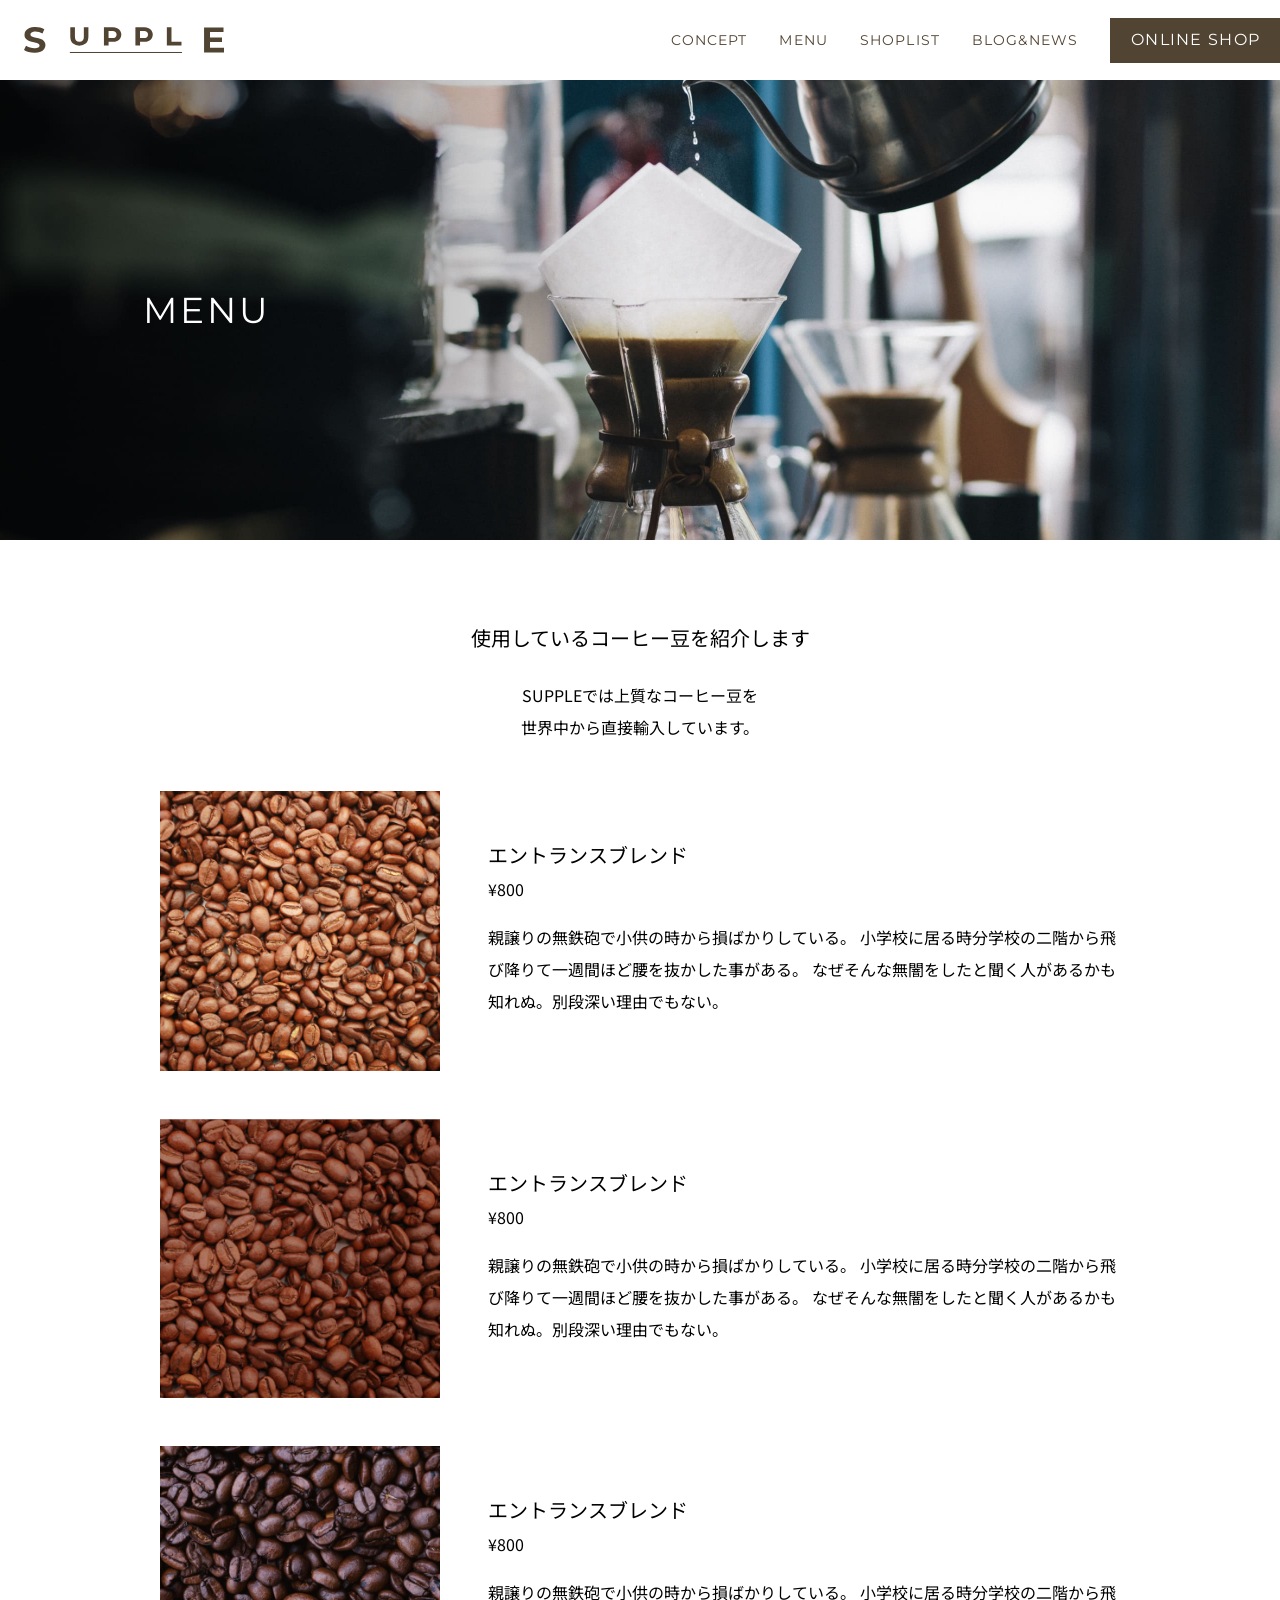
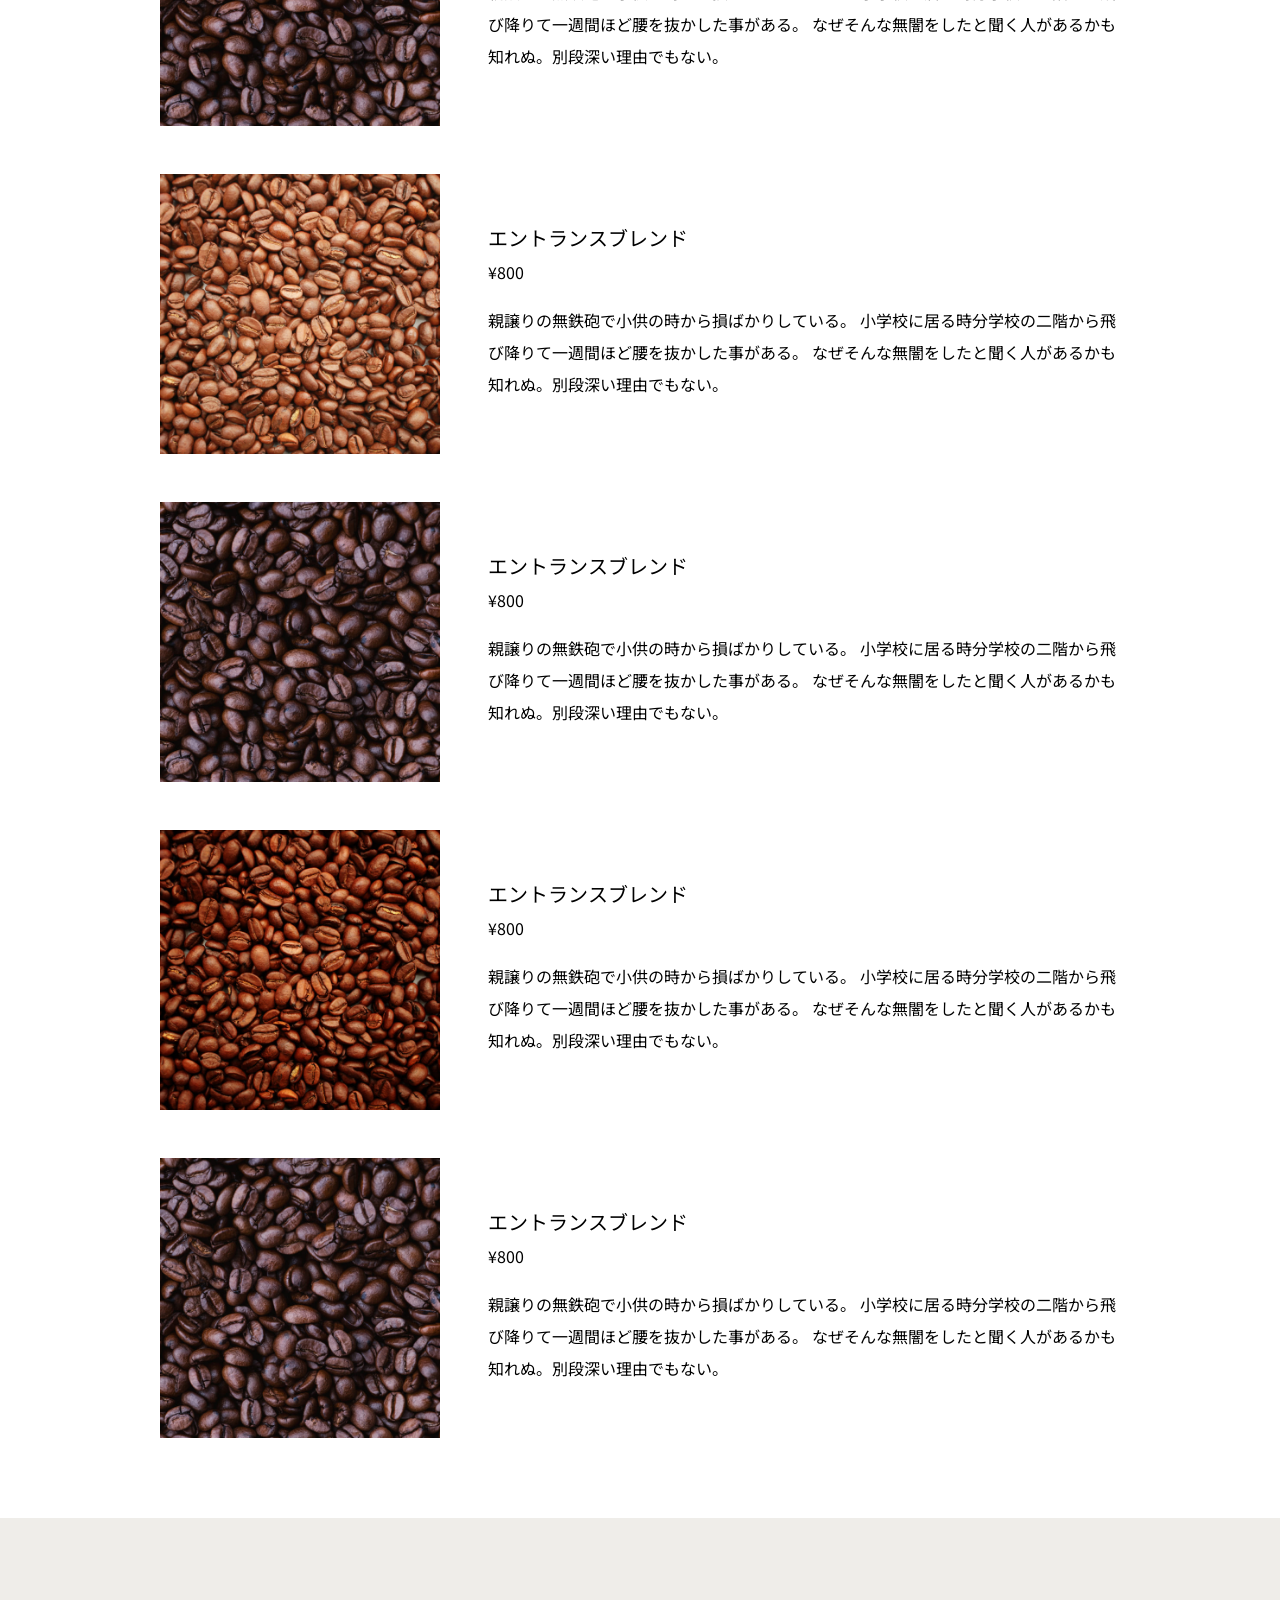
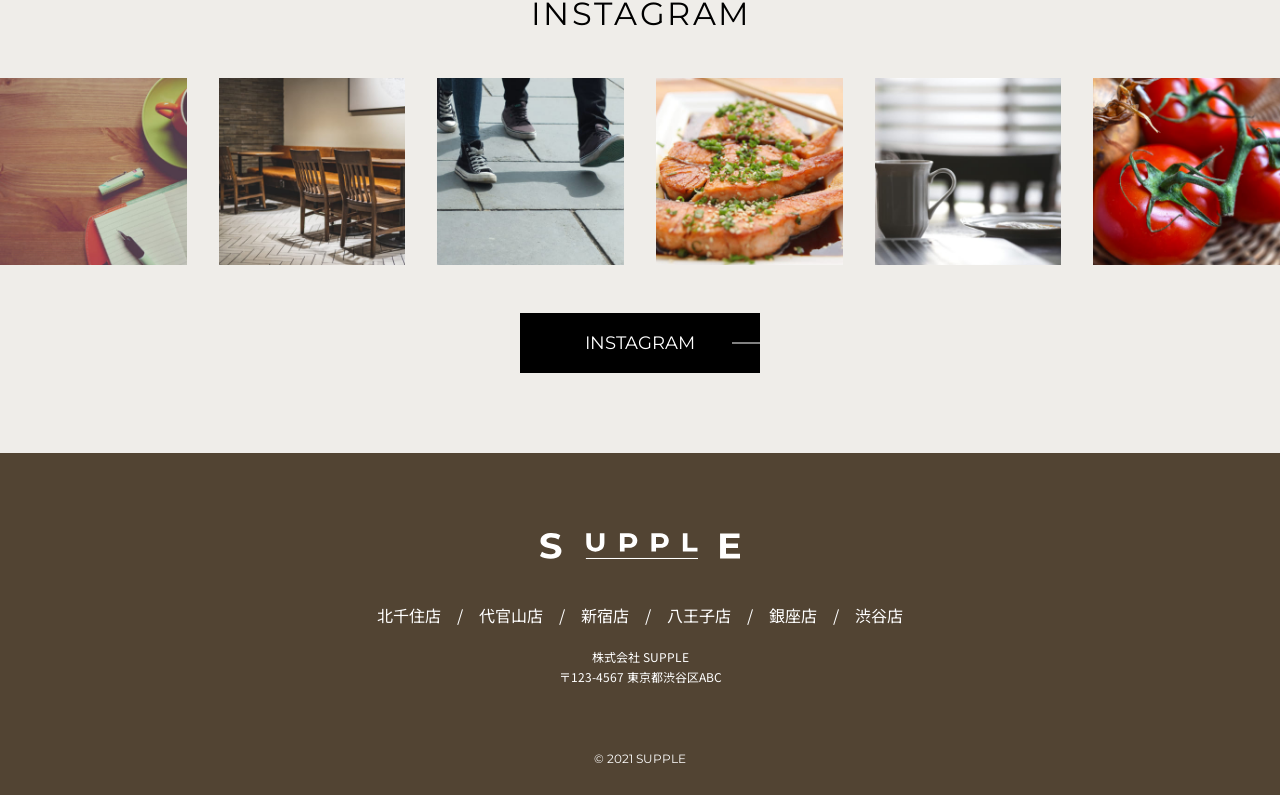
<file: menu.html>
<!DOCTYPE html>
<html lang="ja">

<head>
    <meta charset="utf-8">
    <meta name="viewport" content="width=device-width,initial-scale=1" />
    <title>メニューページ - コーヒー好きによるコーヒー好きのためのカフェ「SUPPLE」 -</title>
    <meta name="description" content="コーヒー好きのためのカフェ「SUPPLE」のメニューページです。" />
    <meta name="format-detection" content="telephone=no" />
    <meta name="robots" content="noindex">

    <!-- favicon/web-clip-icon -->
    <link rel="icon" href="favicon.ico" />
    <link rel="apple-touch-icon" href="webclip.png" />

    <!-- ogp -->
    <meta property="og:site_name" content="SUPPLE" />
    <meta property="og:url" content="https://example.com/" />
    <meta property="og:type" content="website" />
    <meta property="og:title" content="カフェメニュー | SUPPLE" />
    <meta property="og:description" content="SUPPLEのメニューページです。上質なコーヒー豆を世界中から直接輸入しております。" />
    <meta property="og:image" content="https://example.com/img/ogp.jpg" />
    <meta property="og:locale" content="ja_JP" />

    <!-- Twitter Card -->
    <meta name="twitter:card" content="summary_large_image" />
    <meta name="twitter:title" content="カフェメニュー | SUPPLE" />
    <meta name="twitter:description" content="SUPPLEのメニューページです。上質なコーヒー豆を世界中から直接輸入しております。" />
    <meta name="twitter:image" content="https://example.com/img/ogp.jpg" />

    <!-- google fonts -->
    <link rel="preconnect" href="https://fonts.googleapis.com">
    <link rel="preconnect" href="https://fonts.gstatic.com" crossorigin>
    <link href="https://fonts.googleapis.com/css2?family=Montserrat:wght@400;700&family=Noto+Sans+JP&display=swap"
        rel="stylesheet">

    <!-- css -->
    <link rel="stylesheet" href="css/style.css">
</head>

<body>
    <header class="header">
        <div class="header-logo">
            <a href="index.html">
                <img class="header-logo-img" src="img/logo.svg" width="120" height="15" alt="SUPPLE">
            </a>
        </div>
        <a href="https://www.amazon.co.jp/" class="header-onlineshop" target="_blank" rel="noopener noreferrer">
            <span class="header-onlineshop-text">ONLINE SHOP</span>
        </a>
        <nav class="header-nav" aria-label="ヘッダーナビゲーション">
            <ul class="header-nav-list">
                <li class="header-nav-item">
                    <a href="concept.html">CONCEPT</a>
                </li>
                <li class="header-nav-item"><a href="menu.html">MENU</a>
                </li>
                <li class="header-nav-item">
                    <a href="shoplist.html">SHOPLIST</a>
                </li>
                <li class="header-nav-item">
                    <a href="blog-archive.html">BLOG&NEWS</a>
                </li>
            </ul>
        </nav>
    </header>

    <main>
        <div class="c-page-kv c-page-kv--menu">
            <h1 class="c-page-kv-title">MENU</h1>
        </div>

        <section class="menu">
            <div class="l-container-s u-ptb">
                <div class="menu-text-wrapper">
                    <h2 class="menu-main-text">
                        使用しているコーヒー豆を紹介します
                    </h2>
                    <p class="menu-sub-text">
                        <span>SUPPLEでは上質なコーヒー豆を</span>
                        <span>世界中から直接輸入しています。</span>
                    </p>
                </div>
                <div class="menu-list-wrapper u-mt">
                    <ul class="menu-list-box">
                        <li class="menu-list-item">
                            <img class="menu-list-img" src="img/pic-menu-coffee.jpg" width="324" height="324"
                                alt="エントランスブランドコーヒー豆の写真">
                            <dl class="menu-list-contents">
                                <dt class="menu-list-name">エントランスブレンド</dt>
                                <dd class="menu-list-fee">¥800</dd>
                                <dd class="menu-list-description">
                                    親譲りの無鉄砲で小供の時から損ばかりしている。
                                    小学校に居る時分学校の二階から飛び降りて一週間ほど腰を抜かした事がある。
                                    なぜそんな無闇をしたと聞く人があるかも知れぬ。別段深い理由でもない。
                                </dd>
                            </dl>
                        </li>
                        <li class="menu-list-item u-mt">
                            <img class="menu-list-img" src="img/pic-menu-coffee02.jpg" width="324" height="324"
                                alt="エントランスブランドコーヒー豆の写真">
                            <dl class="menu-list-contents">
                                <dt class="menu-list-name">エントランスブレンド</dt>
                                <dd class="menu-list-fee">¥800</dd>
                                <dd class="menu-list-description">
                                    親譲りの無鉄砲で小供の時から損ばかりしている。
                                    小学校に居る時分学校の二階から飛び降りて一週間ほど腰を抜かした事がある。
                                    なぜそんな無闇をしたと聞く人があるかも知れぬ。別段深い理由でもない。
                                </dd>
                            </dl>
                        </li>
                        <li class="menu-list-item u-mt">
                            <img class="menu-list-img" src="img/pic-menu-coffee03.jpg" width="324" height="324"
                                alt="エントランスブランドコーヒー豆の写真">
                            <dl class="menu-list-contents">
                                <dt class="menu-list-name">エントランスブレンド</dt>
                                <dd class="menu-list-fee">¥800</dd>
                                <dd class="menu-list-description">
                                    親譲りの無鉄砲で小供の時から損ばかりしている。
                                    小学校に居る時分学校の二階から飛び降りて一週間ほど腰を抜かした事がある。
                                    なぜそんな無闇をしたと聞く人があるかも知れぬ。別段深い理由でもない。
                                </dd>
                            </dl>
                        </li>
                        <li class="menu-list-item u-mt">
                            <img class="menu-list-img" src="img/pic-menu-coffee04.jpg" width="324" height="324"
                                alt="エントランスブランドコーヒー豆の写真">
                            <dl class="menu-list-contents">
                                <dt class="menu-list-name">エントランスブレンド</dt>
                                <dd class="menu-list-fee">¥800</dd>
                                <dd class="menu-list-description">
                                    親譲りの無鉄砲で小供の時から損ばかりしている。
                                    小学校に居る時分学校の二階から飛び降りて一週間ほど腰を抜かした事がある。
                                    なぜそんな無闇をしたと聞く人があるかも知れぬ。別段深い理由でもない。
                                </dd>
                            </dl>
                        </li>
                        <li class="menu-list-item u-mt">
                            <img class="menu-list-img" src="img/pic-menu-coffee05.jpg" width="324" height="324"
                                alt="エントランスブランドコーヒー豆の写真">
                            <dl class="menu-list-contents">
                                <dt class="menu-list-name">エントランスブレンド</dt>
                                <dd class="menu-list-fee">¥800</dd>
                                <dd class="menu-list-description">
                                    親譲りの無鉄砲で小供の時から損ばかりしている。
                                    小学校に居る時分学校の二階から飛び降りて一週間ほど腰を抜かした事がある。
                                    なぜそんな無闇をしたと聞く人があるかも知れぬ。別段深い理由でもない。
                                </dd>
                            </dl>
                        </li>
                        <li class="menu-list-item u-mt">
                            <img class="menu-list-img" src="img/pic-menu-coffee06.jpg" width="324" height="324"
                                alt="エントランスブランドコーヒー豆の写真">
                            <dl class="menu-list-contents">
                                <dt class="menu-list-name">エントランスブレンド</dt>
                                <dd class="menu-list-fee">¥800</dd>
                                <dd class="menu-list-description">
                                    親譲りの無鉄砲で小供の時から損ばかりしている。
                                    小学校に居る時分学校の二階から飛び降りて一週間ほど腰を抜かした事がある。
                                    なぜそんな無闇をしたと聞く人があるかも知れぬ。別段深い理由でもない。
                                </dd>
                            </dl>
                        </li>
                        <li class="menu-list-item u-mt">
                            <img class="menu-list-img" src="img/pic-menu-coffee07.jpg" width="324" height="324"
                                alt="エントランスブランドコーヒー豆の写真">
                            <dl class="menu-list-contents">
                                <dt class="menu-list-name">エントランスブレンド</dt>
                                <dd class="menu-list-fee">¥800</dd>
                                <dd class="menu-list-description">
                                    親譲りの無鉄砲で小供の時から損ばかりしている。
                                    小学校に居る時分学校の二階から飛び降りて一週間ほど腰を抜かした事がある。
                                    なぜそんな無闇をしたと聞く人があるかも知れぬ。別段深い理由でもない。
                                </dd>
                            </dl>
                        </li>
                    </ul>
                </div>
            </div>
        </section>

        <section class="c-instagram">
            <div class="u-ptb">
                <h2 class="c-page-title">INSTAGRAM</h2>
                <div class="c-instagram-gridbox u-mt">
                    <img class="c-instagram-gridbox-item" src="img/pic-instagram-post.jpg" width="201" height="201"
                        alt="コーヒーとノート">
                    <img class="c-instagram-gridbox-item" src="img/pic-instagram-post02.jpg" width="201" height="201"
                        alt="店内の様子">
                    <img class="c-instagram-gridbox-item" src="img/pic-instagram-post03.jpg" width="201" height="201"
                        alt="店舗へ向かう様子">
                    <img class="c-instagram-gridbox-item" src="img/pic-instagram-post04.jpg" width="201" height="201"
                        alt="カフェメニューのグリル">
                    <img class="c-instagram-gridbox-item" src="img/pic-instagram-post05.jpg" width="201" height="201"
                        alt="テーブルの上に置かれたコーヒーの白黒写真">
                    <img class="c-instagram-gridbox-item" src="img/pic-instagram-post06.jpg" width="201" height="201"
                        alt="プチトマトの写真">
                </div>
                <a class="c-button c-button--center c-button--black u-mt" href="https://www.instagram.com/?hl=ja"
                    target="_blank" rel="noopener noreferrer">
                    <span class="c-button-text c-button-text--white">INSTAGRAM</span>
                </a>
            </div>
        </section>
    </main>

    <footer class="footer">
        <div class="l-container">
            <div class="footer-logo">
                <a href="index.html">
                    <img src="img/logo-white.svg" width="200" height="26" alt="supple" loading="lazy" />
                </a>
            </div>

            <nav class="footer-shop-nav" aria-label="フッターナビゲーション">
                <ul class="footer-shop-list">
                    <li class="footer-shop-item">北千住店</li>
                    <li class="footer-shop-item">代官山店</li>
                    <li class="footer-shop-item">新宿店</li>
                    <li class="footer-shop-item">八王子店</li>
                    <li class="footer-shop-item">銀座店</li>
                    <li class="footer-shop-item">渋谷店</li>
                </ul>
            </nav>

            <div class="footer-company-information">
                <span>株式会社 SUPPLE</span>
                <span>〒123-4567 東京都渋谷区ABC</span>
            </div>

            <small class="footer-copyright">&copy; 2021 SUPPLE</small>
        </div>
    </footer>
</body>

</html>
</file>
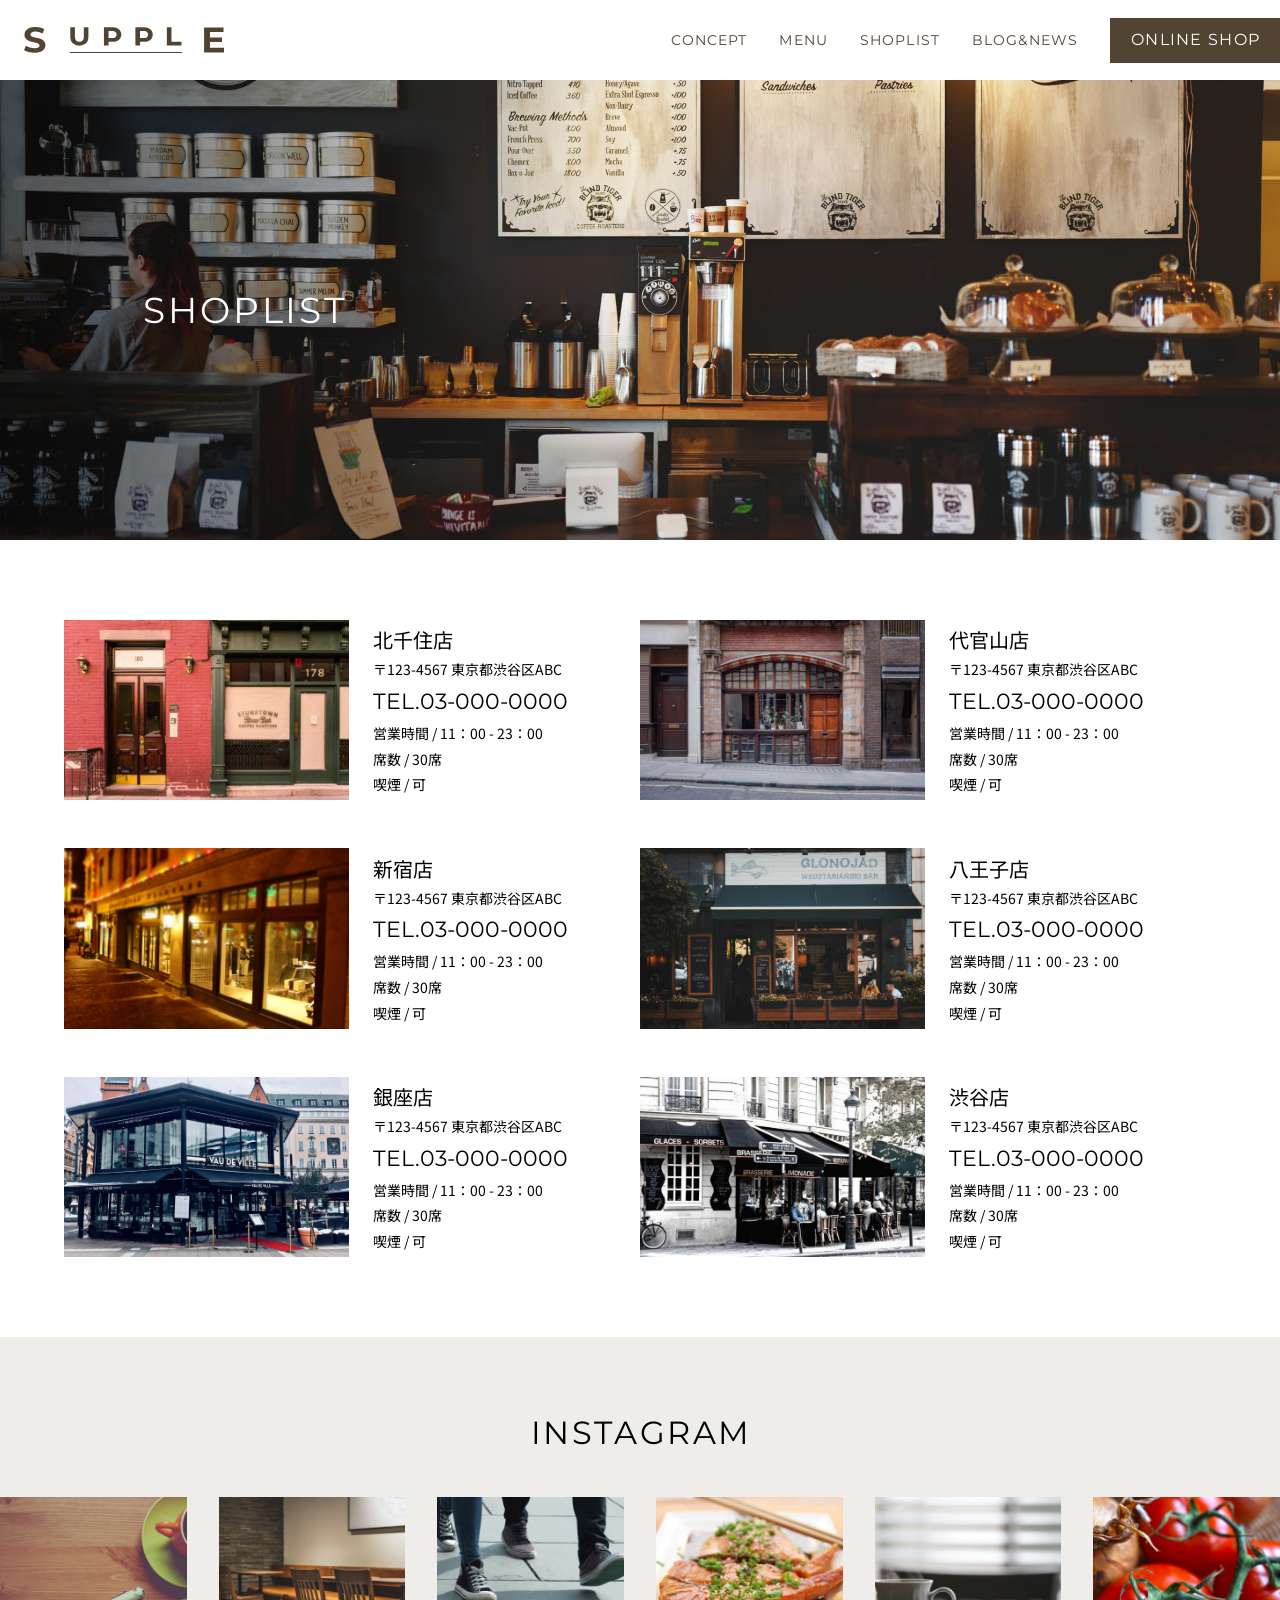
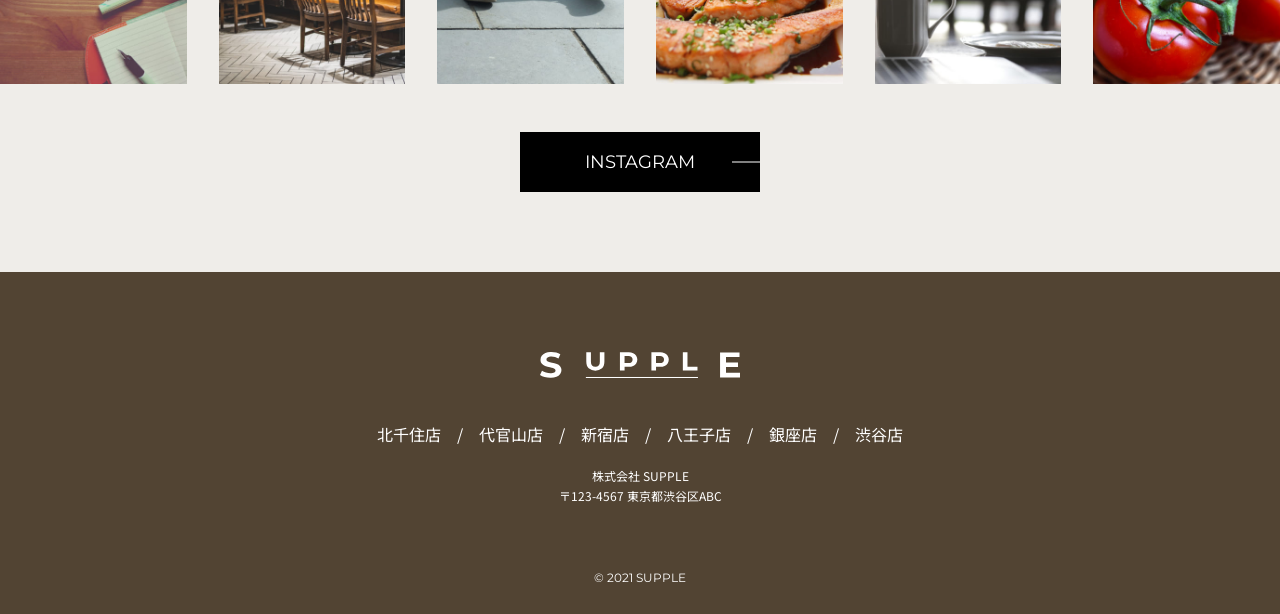
<file: shoplist.html>
<!DOCTYPE html>
<html lang="ja">

<head>
    <meta charset="utf-8">
    <meta name="viewport" content="width=device-width,initial-scale=1" />
    <title>店舗一覧- コーヒー好きによるコーヒー好きのためのカフェ「SUPPLE」 -</title>
    <meta name="description" content="コーヒー好きのためのカフェ「SUPPLE」の店舗一覧ページです。" />
    <meta name="format-detection" content="telephone=no" />
    <meta name="robots" content="noindex">

    <!-- favicon/web-clip-icon -->
    <link rel="icon" href="favicon.ico" />
    <link rel="apple-touch-icon" href="webclip.png" />

    <!-- ogp -->
    <meta property="og:site_name" content="SUPPLE" />
    <meta property="og:url" content="https://example.com/" />
    <meta property="og:type" content="website" />
    <meta property="og:title" content="店舗一覧 | SUPPLE" />
    <meta property="og:description" content="SUPPLEの店舗一覧ページです。関東を中心に展開し、こだわりの一杯を提供しております。" />
    <meta property="og:image" content="https://example.com/img/ogp.jpg" />
    <meta property="og:locale" content="ja_JP" />

    <!-- Twitter Card -->
    <meta name="twitter:card" content="summary_large_image" />
    <meta name="twitter:title" content="店舗一覧 | SUPPLE" />
    <meta name="twitter:description" content="SUPPLEの店舗一覧ページです。関東を中心に展開し、こだわりの一杯を提供しております。" />
    <meta name="twitter:image" content="https://example.com/img/ogp.jpg" />

    <!-- google fonts -->
    <link rel="preconnect" href="https://fonts.googleapis.com">
    <link rel="preconnect" href="https://fonts.gstatic.com" crossorigin>
    <link href="https://fonts.googleapis.com/css2?family=Montserrat:wght@400;700&family=Noto+Sans+JP&display=swap"
        rel="stylesheet">

    <!-- css -->
    <link rel="stylesheet" href="css/style.css">
</head>

<body>
    <header class="header">
        <div class="header-logo">
            <a href="index.html">
                <img class="header-logo-img" src="img/logo.svg" width="120" height="15" alt="SUPPLE">
            </a>
        </div>
        <a href="https://www.amazon.co.jp/" class="header-onlineshop" target="_blank" rel="noopener noreferrer">
            <span class="header-onlineshop-text">ONLINE SHOP</span>
        </a>
        <nav class="header-nav" aria-label="ヘッダーナビゲーション">
            <ul class="header-nav-list">
                <li class="header-nav-item">
                    <a href="concept.html">CONCEPT</a>
                </li>
                <li class="header-nav-item">
                    <a href="menu.html">MENU</a>
                </li>
                <li class="header-nav-item">
                    <a href="shoplist.html">SHOPLIST</a>
                </li>
                <li class="header-nav-item">
                    <a href="blog-archive.html">BLOG&NEWS</a>
                </li>
            </ul>
        </nav>
    </header>

    <main>
        <div class="c-page-kv c-page-kv--shoplist">
            <h1 class="c-page-kv-title">SHOPLIST</h1>
        </div>
        <div class="shop-list">
            <div class="l-container-l u-ptb">
                <div class="shop-list-box">
                    <div class="shop-list-item">
                        <img class="shop-list-img" src="img/pic-shoplist-kitasenju.jpg" width="324" height="206"
                            alt="北千住の店舗写真">
                        <dl class="shop-list-contents">
                            <dt class="shop-list-name">北千住店</dt>
                            <dd class="shop-list-address">〒123-4567 東京都渋谷区ABC</dd>
                            <dd class="shop-list-tel">
                                <a href="tel:03-000-0000" class="shop-list-tel-sp">TEL.03-000-0000</a>
                                <span class="shop-list-tel-pc">TEL.03-000-0000</span>
                            </dd>
                            <dd class="shop-list-time">営業時間 / 11：00 - 23：00</dd>
                            <dd class="shop-list-count">席数 / 30席</dd>
                            <dd class="smoke">喫煙 / 可</dd>
                        </dl>
                    </div>
                    <div class="shop-list-item u-mt">
                        <img class="shop-list-img" src="img/pic-shoplist-daikanyama.jpg" width="324" height="206"
                            alt="北千住の店舗写真">
                        <dl class="shop-list-contents">
                            <dt class="shop-list-name">代官山店</dt>
                            <dd class="shop-list-address">〒123-4567 東京都渋谷区ABC</dd>
                            <dd class="shop-list-tel">
                                <a href="tel:03-000-0000" class="shop-list-tel-sp">TEL.03-000-0000</a>
                                <span class="shop-list-tel-pc">TEL.03-000-0000</span>
                            </dd>
                            <dd class="shop-list-time">営業時間 / 11：00 - 23：00</dd>
                            <dd class="shop-list-count">席数 / 30席</dd>
                            <dd class="smoke">喫煙 / 可</dd>
                        </dl>
                    </div>
                    <div class="shop-list-item u-mt">
                        <img class="shop-list-img" src="img/pic-shoplist-shinjuku.jpg" width="324" height="206"
                            alt="北千住の店舗写真">
                        <dl class="shop-list-contents">
                            <dt class="shop-list-name">新宿店</dt>
                            <dd class="shop-list-address">〒123-4567 東京都渋谷区ABC</dd>
                            <dd class="shop-list-tel">
                                <a href="tel:03-000-0000" class="shop-list-tel-sp">TEL.03-000-0000</a>
                                <span class="shop-list-tel-pc">TEL.03-000-0000</span>
                            </dd>
                            <dd class="shop-list-time">営業時間 / 11：00 - 23：00</dd>
                            <dd class="shop-list-count">席数 / 30席</dd>
                            <dd class="smoke">喫煙 / 可</dd>
                        </dl>
                    </div>
                    <div class="shop-list-item u-mt">
                        <img class="shop-list-img" src="img/pic-shoplist-hachioji.jpg" width="324" height="206"
                            alt="北千住の店舗写真">
                        <dl class="shop-list-contents">
                            <dt class="shop-list-name">八王子店</dt>
                            <dd class="shop-list-address">〒123-4567 東京都渋谷区ABC</dd>
                            <dd class="shop-list-tel">
                                <a href="tel:03-000-0000" class="shop-list-tel-sp">TEL.03-000-0000</a>
                                <span class="shop-list-tel-pc">TEL.03-000-0000</span>
                            </dd>
                            <dd class="shop-list-time">営業時間 / 11：00 - 23：00</dd>
                            <dd class="shop-list-count">席数 / 30席</dd>
                            <dd class="smoke">喫煙 / 可</dd>
                        </dl>
                    </div>
                    <div class="shop-list-item u-mt">
                        <img class="shop-list-img" src="img/pic-shoplist-ginza.jpg" width="324" height="206"
                            alt="北千住の店舗写真">
                        <dl class="shop-list-contents">
                            <dt class="shop-list-name">銀座店</dt>
                            <dd class="shop-list-address">〒123-4567 東京都渋谷区ABC</dd>
                            <dd class="shop-list-tel">
                                <a href="tel:03-000-0000" class="shop-list-tel-sp">TEL.03-000-0000</a>
                                <span class="shop-list-tel-pc">TEL.03-000-0000</span>
                            </dd>
                            <dd class="shop-list-time">営業時間 / 11：00 - 23：00</dd>
                            <dd class="shop-list-count">席数 / 30席</dd>
                            <dd class="smoke">喫煙 / 可</dd>
                        </dl>
                    </div>
                    <div class="shop-list-item u-mt">
                        <img class="shop-list-img" src="img/pic-shoplist-shibuya.jpg" width="324" height="206"
                            alt="北千住の店舗写真">
                        <dl class="shop-list-contents">
                            <dt class="shop-list-name">渋谷店</dt>
                            <dd class="shop-list-address">〒123-4567 東京都渋谷区ABC</dd>
                            <dd class="shop-list-tel">
                                <a href="tel:03-000-0000" class="shop-list-tel-sp">TEL.03-000-0000</a>
                                <span class="shop-list-tel-pc">TEL.03-000-0000</span>
                            </dd>
                            <dd class="shop-list-time">営業時間 / 11：00 - 23：00</dd>
                            <dd class="shop-list-count">席数 / 30席</dd>
                            <dd class="smoke">喫煙 / 可</dd>
                        </dl>
                    </div>
                </div>
            </div>
        </div>

        <section class="c-instagram">
            <div class="u-ptb">
                <h2 class="c-page-title">INSTAGRAM</h2>
                <div class="c-instagram-gridbox u-mt">
                    <img class="c-instagram-gridbox-item" src="img/pic-instagram-post.jpg" width="201" height="201"
                        alt="コーヒーとノート">
                    <img class="c-instagram-gridbox-item" src="img/pic-instagram-post02.jpg" width="201" height="201"
                        alt="店内の様子">
                    <img class="c-instagram-gridbox-item" src="img/pic-instagram-post03.jpg" width="201" height="201"
                        alt="店舗へ向かう様子">
                    <img class="c-instagram-gridbox-item" src="img/pic-instagram-post04.jpg" width="201" height="201"
                        alt="カフェメニューのグリル">
                    <img class="c-instagram-gridbox-item" src="img/pic-instagram-post05.jpg" width="201" height="201"
                        alt="テーブルの上に置かれたコーヒーの白黒写真">
                    <img class="c-instagram-gridbox-item" src="img/pic-instagram-post06.jpg" width="201" height="201"
                        alt="プチトマトの写真">
                </div>
                <a class="c-button c-button--center c-button--black u-mt" href="https://www.instagram.com/?hl=ja"
                    target="_blank" rel="noopener noreferrer">
                    <span class="c-button-text c-button-text--white">INSTAGRAM</span>
                </a>
            </div>
        </section>
    </main>

    <footer class="footer">
        <div class="l-container">
            <div class="footer-logo">
                <a href="index.html">
                    <img src="img/logo-white.svg" width="200" height="26" alt="supple" loading="lazy" />
                </a>
            </div>

            <nav class="footer-shop-nav" aria-label="フッターナビゲーション">
                <ul class="footer-shop-list">
                    <li class="footer-shop-item">北千住店</li>
                    <li class="footer-shop-item">代官山店</li>
                    <li class="footer-shop-item">新宿店</li>
                    <li class="footer-shop-item">八王子店</li>
                    <li class="footer-shop-item">銀座店</li>
                    <li class="footer-shop-item">渋谷店</li>
                </ul>
            </nav>

            <div class="footer-company-information">
                <span>株式会社 SUPPLE</span>
                <span>〒123-4567 東京都渋谷区ABC</span>
            </div>

            <small class="footer-copyright">&copy; 2021 SUPPLE</small>
        </div>
    </footer>
</body>

</html>
</file>
<file: css/style.css>
@charset "UTF-8";
/* ▼ グローバル ▼ */
/*!
global > color
------------------------------
*/
:root {
  --color-bg-primary: #524433;
  --color-bg-secondary: #efede9;
  --color-bg-black: #000000;
  --color-bg-white: #ffffff;
  --color-border-black: #000000;
  --color-border-white: #ffffff;
  --color-font-primary: #524433;
  --color-font-white: #ffffff;
  --color-font-base: #000000;
}

/*!
  global > content-width
  ------------------------------
  */
:root {
  --width-content-s: 960px;
  --width-content: 1080px;
  --width-content-l: 1200px;
}

/*!
  global > font
  ------------------------------
  */
:root {
  --font-family-base: "Noto Sans JP", sans-serif;
  --font-family-english: "Montserrat", sans-serif;
}

/* ▼ ファンデーション ▼ */
/*!
  foundation > reset
  ------------------------------
  */
html {
  color: #000;
  background: #fff;
}

body,
div,
dl,
dt,
dd,
ul,
ol,
li,
h1,
h2,
h3,
h4,
h5,
h6,
pre,
code,
form,
fieldset,
legend,
input,
textarea,
p,
blockquote,
th,
td {
  margin: 0;
  padding: 0;
}

table {
  border-collapse: collapse;
  border-spacing: 0;
  width: 100%;
}

fieldset,
img {
  border: 0;
}

address,
caption,
cite,
code,
dfn,
em,
strong,
th,
var {
  font-style: normal;
  font-weight: normal;
}

ol,
ul {
  list-style: none;
}

caption,
th {
  text-align: left;
}

h1,
h2,
h3,
h4,
h5,
h6 {
  font-size: 100%;
  font-weight: normal;
}

q:before,
q:after {
  content: "";
}

abbr,
acronym {
  border: 0;
  font-variant: normal;
}

sup {
  display: block;
}

sub {
  vertical-align: text-bottom;
}

input,
textarea,
select,
button {
  color: inherit;
  font-family: inherit;
  font-size: inherit;
  font-weight: inherit;
  line-height: inherit;
  font-size: 100%;
  border-radius: 0;
  border: none;
  appearance: none;
  -webkit-appearance: none;
  background-color: inherit;
}

input,
textarea,
select {
  font-size: 16px;
}

textarea {
  resize: vertical;
  display: block;
}

button {
  padding: 0;
  cursor: pointer;
}

legend {
  color: #000;
}

main {
  display: block;
}

a {
  text-decoration: none;
  color: inherit;
}

img {
  width: 100%;
  height: auto;
  vertical-align: bottom;
}

svg {
  display: block;
}

* {
  -webkit-font-smoothing: antialiased;
  -moz-osx-font-smoothing: grayscale;
  box-sizing: border-box;
}

*::before,
*::after {
  box-sizing: border-box;
}

/*!
  foundation > base
  ------------------------------
  */
body {
  line-height: 2;
  font-size: 14px;
  color: var(--color-font-base);
  font-family: var(--font-family-base);
}
@media screen and (min-width: 768px) {
  body {
    font-size: 16px;
  }
}

/* ▼ ユーティリティー ▼ */
/*!
  utility > utility
  ------------------------------
  */
.u-mt {
  margin-top: 40px !important;
}
@media screen and (min-width: 768px) {
  .u-mt {
    margin-top: 48px !important;
  }
}

.u-ptb {
  padding: 64px 0 !important;
}
@media screen and (min-width: 768px) {
  .u-ptb {
    padding: 80px 0 !important;
  }
}

.u-visually-hidden {
  position: absolute !important;
  white-space: nowrap !important;
  width: 1px !important;
  height: 1px !important;
  overflow: hidden !important;
  border: 0 !important;
  padding: 0 !important;
  clip: rect(0 0 0 0) !important;
  clip-path: inset(50%) !important;
  margin: -1px !important;
}

/* ▼ コンポーネント ▼ */
/*!
  component > button
  ------------------------------
  */
.c-button {
  display: grid;
  width: 220px;
  height: 50px;
  place-items: center;
  position: relative;
  transition: transform 0.6s;
}
@media screen and (min-width: 768px) {
  .c-button {
    width: 240px;
    height: 60px;
  }
}
@media (any-hover: hover) {
  .c-button:hover {
    transform: scale(1.2);
  }
}

.c-button--center {
  margin-inline: auto;
}

.c-button--black {
  background-color: var(--color-bg-black);
}

.c-button--white {
  background-color: var(--color-bg-white);
}

.c-button--black::after {
  content: "";
  width: 24px;
  height: 1px;
  position: absolute;
  right: 0;
  top: 50%;
  transform: translate(0, -50%);
  background-color: var(--color-border-white);
}

.c-button--white::after {
  content: "";
  width: 24px;
  height: 1px;
  position: absolute;
  right: 0;
  top: 50%;
  transform: translate(0, -50%);
  background-color: var(--color-border-black);
}
@media screen and (min-width: 768px) {
  .c-button--black::after,
  .c-button--white::after {
    width: 28px;
  }
}

.c-button-text {
  font-family: var(--font-family-english);
  line-height: 1;
}
@media screen and (min-width: 768px) {
  .c-button-text {
    font-size: 18px;
  }
}

.c-button-text--white {
  color: var(--color-font-white);
}

/*!
  component > page-title
  ------------------------------
  */
.c-page-title {
  font-size: 24px;
  font-family: var(--font-family-english);
  letter-spacing: 0.08em;
  padding-left: 0.08em;
  line-height: 1;
  text-align: center;
}
@media screen and (min-width: 768px) {
  .c-page-title {
    font-size: 32px;
  }
}

.c-page-title--white {
  color: var(--color-font-white);
}

/*!
  component > page-kv
  ------------------------------
  */
.c-page-kv {
  width: 100%;
  height: 180px;
  padding-left: 18px;
  display: grid;
  align-items: center;
}
@media screen and (min-width: 768px) {
  .c-page-kv {
    height: 460px;
    padding: 0 143px;
  }
}

.c-page-kv--concept {
  background-image: url(../img/bg-concept-kv-sp.jpg);
  background-repeat: no-repeat;
  background-size: cover;
  background-position: center;
}
@media screen and (min-width: 768px) {
  .c-page-kv--concept {
    background-image: url(../img/bg-concept-kv.jpg);
  }
}

.c-page-kv--menu {
  background-image: url(../img/bg-menu-kv-sp.jpg);
  background-repeat: no-repeat;
  background-size: cover;
  background-position: center;
}
@media screen and (min-width: 768px) {
  .c-page-kv--menu {
    background-image: url(../img/bg-menu-kv.jpg);
  }
}

.c-page-kv--shoplist {
  background-image: url(../img/bg-shoplist-kv-sp.jpg);
  background-repeat: no-repeat;
  background-size: cover;
  background-position: center;
}
@media screen and (min-width: 768px) {
  .c-page-kv--shoplist {
    background-image: url(../img/bg-shoplist-kv.jpg);
  }
}

.c-page-kv--blog {
  background-image: url(../img/bg-blog-kv-sp.jpg);
  background-repeat: no-repeat;
  background-size: cover;
  background-position: center;
}
@media screen and (min-width: 768px) {
  .c-page-kv--blog {
    background-image: url(../img/bg-blog-kv.jpg);
  }
}

.c-page-kv--error {
  background-image: url(../img/bg-error-kv-sp.jpg);
  background-repeat: no-repeat;
  background-size: cover;
  background-position: bottom;
}
@media screen and (min-width: 768px) {
  .c-page-kv--error {
    background-image: url(../img/bg-error-kv.jpg);
  }
}

.c-page-kv-title {
  color: var(--color-font-white);
  font-family: var(--font-family-english);
  font-size: 26px;
  letter-spacing: 0.08em;
  line-height: 1;
}
@media screen and (min-width: 768px) {
  .c-page-kv-title {
    font-size: 36px;
  }
}

/*!
  component > page-nation
  ------------------------------
  */
.c-page-nation-list {
  display: flex;
  justify-content: center;
  gap: 8px;
}

.c-page-nation-item {
  display: grid;
  place-items: center;
  width: 32px;
  height: 32px;
  line-height: 1;
  border: solid 1px var(--color-border-black);
  position: relative;
}
@media screen and (min-width: 768px) {
  .c-page-nation-item {
    width: 40px;
    height: 40px;
  }
}

.c-page-nation-item:nth-of-type(4) {
  border: none;
}

.c-page-nation-item--prev::before,
.c-page-nation-item--next::before {
  content: "";
  display: block;
  width: 8px;
  aspect-ratio: 1/1;
  border-top: 1px solid var(--color-border-black);
  border-right: 1px solid var(--color-border-black);
  position: absolute;
  top: 50%;
  left: 50%;
  translate: -50% -50%;
  pointer-events: none;
}

.c-page-nation-item--prev::before {
  rotate: -135deg;
}

.c-page-nation-item--next::before {
  rotate: 45deg;
}

.is-page-nation-item {
  color: var(--color-font-white);
  background-color: var(--color-bg-black);
  pointer-events: none;
}

.c-page-nation-link {
  display: grid;
  place-items: center;
  width: 100%;
  height: 100%;
}

/*!
  component > date
  ------------------------------
  */
.c-date-wrapper {
  display: grid;
  gap: 8px;
}

.c-date-text {
  font-family: var(--font-family-english);
  color: var(--color-font-primary);
  font-size: 12px;
  line-height: 1;
  letter-spacing: 0.08em;
}
@media screen and (min-width: 768px) {
  .c-date-text {
    font-size: 14px;
  }
}

.c-date-title {
  font-size: 18px;
  line-height: 1.55;
}
@media screen and (min-width: 768px) {
  .c-date-title {
    font-size: 22px;
  }
}

.c-date-title--large {
  font-size: 22px;
}
@media screen and (min-width: 768px) {
  .c-date-title--large {
    font-size: 26px;
  }
}

/*!
  component > post
  ------------------------------
  */
.c-post-card-link {
  display: grid;
  gap: 16px;
  transition:
    opacity 0.4s,
    transform 0.4s;
}
@media screen and (min-width: 768px) {
  .c-post-card-link {
    gap: 20px;
  }
}
@media (any-hover: hover) {
  .c-post-card-link:hover {
    opacity: 0.8;
    transform: scale(1.1);
  }
}

/*!
  component > posts
  ------------------------------
  */
.c-posts-card-list {
  display: grid;
  gap: 40px;
}
@media screen and (min-width: 500px) {
  .c-posts-card-list {
    display: grid;
    grid-template-columns: repeat(2, 1fr);
    gap: 48px 30px;
  }
}
@media screen and (min-width: 900px) {
  .c-posts-card-list {
    display: grid;
    grid-template-columns: repeat(3, 1fr);
  }
}

/*!
  component > instagram
  ------------------------------
  */
.c-instagram {
  background-color: var(--color-bg-secondary);
}

.c-instagram-gridbox {
  display: grid;
  grid-template-columns: repeat(3, 1fr);
  gap: 8px 9px;
}
@media screen and (min-width: 900px) {
  .c-instagram-gridbox {
    grid-template-columns: repeat(6, 1fr);
    gap: 32px;
  }
}

/* ▼ レイアウト ▼ */
/*!
  layout > container
  ------------------------------
  */
.l-container-l,
.l-container,
.l-container-s {
  width: 90%;
  margin: 0 auto;
}

.l-container-s {
  max-width: var(--width-content-s);
}

.l-container {
  max-width: var(--width-content);
}

.l-container-l {
  max-width: var(--width-content-l);
}

/*!
  layout > header
  ------------------------------
  */
.header {
  display: flex;
  align-items: center;
  flex-wrap: wrap;
  padding-top: 16px;
}
@media screen and (min-width: 400px) {
  .header {
    justify-content: space-around;
  }
}
@media screen and (min-width: 768px) {
  .header {
    padding-top: 0;
    height: 80px;
  }
}

.header-logo {
  width: 120px;
  margin-left: 5%;
}
@media screen and (min-width: 768px) {
  .header-logo {
    width: 200px;
    margin-left: 24px;
  }
}

.header-logo img {
  display: block;
}

.header-onlineshop {
  display: grid;
  place-items: center;
  color: var(--color-font-white);
  background-color: var(--color-bg-primary);
  width: 140px;
  height: 40px;
  margin-left: 81px;
}
@media screen and (min-width: 768px) {
  .header-onlineshop {
    width: 170px;
    height: 45px;
    font-size: 16px;
    order: 2;
    margin-left: 0;
  }
}

.header-onlineshop-text {
  font-family: var(--font-family-english);
  font-size: 12px;
  letter-spacing: 0.08em;
  padding-left: 0.08em;
}
@media screen and (min-width: 768px) {
  .header-onlineshop-text {
    font-size: 16px;
  }
}

.header-nav {
  display: grid;
  place-items: center;
  background-color: var(--color-bg-primary);
  width: 100%;
  margin-top: 16px;
  order: 1;
}
@media screen and (min-width: 768px) {
  .header-nav {
    background-color: inherit;
    margin-top: 0;
    margin-left: auto;
    padding: 0;
    width: auto;
  }
}

.header-nav-list {
  display: flex;
  width: 320px;
  height: 40px;
  overflow-x: scroll;
  scrollbar-width: none;
}
@media screen and (min-width: 400px) {
  .header-nav-list {
    width: auto;
  }
}
@media screen and (min-width: 768px) {
  .header-nav-list {
    width: auto;
    height: auto;
    overflow-x: visible;
  }
}

.header-nav-list::-webkit-scrollbar {
  display: none;
}

.header-nav-item {
  color: var(--color-font-white);
  font-family: var(--font-family-english);
  font-size: 12px;
  letter-spacing: 0.08em;
  display: flex;
  align-items: center;
}
@media screen and (min-width: 768px) {
  .header-nav-item {
    color: var(--color-font-primary);
    font-size: 14px;
    margin-right: 12px;
  }
}
@media screen and (min-width: 1080px) {
  .header-nav-item {
    margin-right: 32px;
  }
}

.header-nav-item:not(:last-of-type)::after {
  content: "";
  display: inline-block;
  background-color: var(--color-border-white);
  width: 1px;
  height: 15px;
  margin: 0 16px;
}
@media screen and (min-width: 768px) {
  .header-nav-item:not(:last-of-type)::after {
    display: none;
  }
}

/*!
  layout > footer
  ------------------------------
  */
.footer {
  background-color: var(--color-bg-primary);
  color: var(--color-font-white);
  padding: 64px 0 16px 0;
}
@media screen and (min-width: 768px) {
  .footer {
    padding: 80px 0 24px;
  }
}

.footer-logo {
  width: 120px;
  margin-inline: auto;
}
@media screen and (min-width: 768px) {
  .footer-logo {
    width: 200px;
  }
}

.footer-logo img {
  display: block;
}

.footer-shop-nav {
  margin-top: 24px;
}
@media screen and (min-width: 768px) {
  .footer-shop-nav {
    margin-top: 40px;
  }
}

.footer-shop-list {
  display: flex;
  flex-wrap: wrap;
  justify-content: center;
}

.footer-shop-item:not(:first-of-type)::before {
  content: "/";
  display: inline-block;
  margin: 0 14px;
}
@media screen and (min-width: 768px) {
  .footer-shop-item:not(:first-child)::before {
    margin: 0 16px;
  }
}

.footer-company-information {
  margin-top: 20px;
  display: grid;
  gap: 8px;
}

.footer-company-information span {
  display: block;
  font-size: 12px;
  line-height: 1;
  text-align: center;
}

.footer-copyright {
  font-family: var(--font-family-english);
  display: block;
  font-size: 12px;
  text-align: center;
  margin-top: 50px;
}
@media screen and (min-width: 768px) {
  .footer-copyright {
    margin-top: 64px;
  }
}

/* ▼ 固有ページ ▼ */
/*!
  page > top
  ------------------------------
  */
/* トップ_キービジュアル */
.top-kv {
  background-image: url(../img/bg-top-kv-sp.jpg);
  height: 500px;
  background-repeat: no-repeat;
  background-position: center;
  background-size: cover;
}
@media screen and (min-width: 768px) {
  .top-kv {
    background-image: url(../img/bg-top-kv.jpg);
    height: 685px;
  }
}
/* トップ_コンセプト */
.top-concept {
  padding: 64px 0;
}

.top-concept-text-wrapper {
  display: grid;
  gap: 24px;
  text-align: center;
}
@media screen and (min-width: 768px) {
  .top-concept-text-wrapper {
    gap: 32px;
  }
}
.top-concept-main-text {
  font-size: 16px;
  line-height: 1.75;
}
@media screen and (min-width: 768px) {
  .top-concept-main-text {
    font-size: 20px;
  }
}

@media screen and (min-width: 690px) {
  .top-concept-sub-text span:nth-child(2) {
    display: block;
  }
}

/* トップ_メニュー */
.top-menu {
  background-image: url(../img/bg-top-menu-sp.jpg);
  background-repeat: no-repeat;
  background-position: center;
  background-size: cover;
}
@media screen and (min-width: 768px) {
  .top-menu {
    background-image: url(../img/bg-top-menu.jpg);
  }
}

.top-menu-title {
  font-family: var(--font-family-english);
  font-size: 18px;
  line-height: 1;
  letter-spacing: 0.08em;
  margin-bottom: 16px;
}
@media screen and (min-width: 768px) {
  .top-menu-title {
    font-size: 20px;
  }
}

.top-menu-list-wrapper {
  display: flex;
  flex-direction: column;
  gap: 40px;
  color: var(--color-font-white);
  margin-bottom: 40px;
}
@media screen and (min-width: 768px) {
  .top-menu-list-wrapper {
    flex-direction: initial;
    justify-content: center;
    gap: 62px;
    margin-bottom: 48px;
  }
}

@media screen and (min-width: 768px) {
  .top-menu-list-box {
    width: 100%;
  }
}

.top-menu-item {
  display: flex;
  justify-content: space-between;
  border-bottom: 1px solid var(--color-border-white);
  padding-bottom: 7px;
}

.top-menu-item:not(:first-of-type) {
  padding-top: 8px;
}

/* トップ_ショップリスト */
.top-shop-list-description {
  text-align: center;
}

.top-shop-list-description span:first-child {
  display: block;
}

.top-shop-list-box {
  display: grid;
  grid-template-columns: repeat(2, 1fr);
  place-items: center;
  gap: 16px 14px;
}
@media screen and (min-width: 600px) {
  .top-shop-list-box {
    max-width: 738px;
    grid-template-columns: repeat(3, 1fr);
    gap: 24px;
    margin-inline: auto;
  }
}
@media screen and (min-width: 800px) {
  .top-shop-list-box {
    max-width: 738px;
    margin-inline: auto;
  }
}

.top-shop-list-item {
  display: grid;
  place-items: center;
  width: 155px;
  height: 45px;
  background-color: var(--color-bg-secondary);
  border-radius: 100vh;
}
@media screen and (min-width: 800px) {
  .top-shop-list-item {
    width: 230px;
    height: 55px;
  }
}

@media screen and (min-width: 600px) {
  .top-shop-list-item:nth-of-type(4) {
    order: 3;
  }
}

/* セパレート背景画像 */
.top-separate-bg {
  background-image: url(../img/bg-top-separate-sp.jpg);
  background-repeat: no-repeat;
  background-size: cover;
  background-position: center;
  height: 170px;
}
@media screen and (min-width: 786px) {
  .top-separate-bg {
    background-image: url(../img/bg-top-separate.jpg);
    height: 370px;
  }
}

/*!
  page > concept
  ------------------------------
  */
.concept-top-bg {
  background-image: url(../img/pic-concept.jpg);
  background-repeat: no-repeat;
  background-size: cover;
  background-position: center;
  height: 80px;
}
@media screen and (min-width: 768px) {
  .concept-top-bg {
    height: 270px;
  }
}

.concept-text-wrapper {
  display: grid;
  gap: 24px;
  text-align: center;
}
@media screen and (min-width: 768px) {
  .concept-text-wrapper {
    gap: 32px;
  }
}

.concept-main-text {
  font-size: 16px;
  line-height: 1.75;
}
@media screen and (min-width: 768px) {
  .concept-main-text {
    font-size: 20px;
  }
}

@media screen and (min-width: 690px) {
  .concept-sub-text span:nth-child(2) {
    display: block;
  }
}

.concept-bottom-bg {
  background-image: url(../img/pic-concept02.jpg);
  background-repeat: no-repeat;
  background-size: cover;
  background-position: center;
  height: 80px;
}
@media screen and (min-width: 768px) {
  .concept-bottom-bg {
    height: 270px;
  }
}

/*!
  page > menu
  ------------------------------
  */
.menu-text-wrapper {
  display: grid;
  gap: 24px;
  text-align: center;
}

.menu-main-text {
  font-size: 16px;
  line-height: 1.75;
}
@media screen and (min-width: 768px) {
  .menu-main-text {
    font-size: 20px;
  }
}

.menu-list-item {
  display: flex;
  flex-direction: column;
  gap: 16px;
}
@media screen and (min-width: 361px) {
  .menu-list-item {
    align-items: center;
    text-align: center;
  }
}
@media screen and (min-width: 768px) {
  .menu-list-item {
    flex-direction: initial;
    gap: 48px;
    text-align: initial;
  }
}

.menu-list-img {
  width: 324px;
  height: auto;
}
@media screen and (min-width: 768px) {
  .menu-list-img {
    width: 280px;
  }
}

.menu-list-name {
  line-height: 1;
  font-size: 16px;
}
@media screen and (min-width: 768px) {
  .menu-list-name {
    font-size: 20px;
  }
}

.menu-sub-text span:nth-child(2) {
  display: block;
}

.menu-list-fee {
  line-height: 1;
  margin-top: 12px;
}
@media screen and (min-width: 768px) {
  .menu-list-fee {
    margin-top: 16px;
  }
}

.menu-list-description {
  margin-top: 12px;
}
@media screen and (min-width: 768px) {
  .menu-list-description {
    margin-top: 24px;
  }
}

/*!
  page > shop-list
  ------------------------------
  */
@media screen and (min-width: 600px) {
  .shop-list-box {
    display: grid;
    grid-template-columns: repeat(2, 1fr);
    gap: 24px;
  }
}
@media screen and (min-width: 1160px) {
  .shop-list-box {
    gap: 0;
  }
}

.shop-list-item {
  display: flex;
  flex-direction: column;
  gap: 16px;
}
@media screen and (min-width: 1160px) {
  .shop-list-item {
    flex-direction: initial;
    gap: 24px;
    align-items: center;
  }
}

@media screen and (min-width: 600px) {
  .shop-list-item:nth-of-type(2) {
    margin-top: 0 !important;
  }
}

@media screen and (min-width: 768px) {
  .shop-list-img {
    width: 285px;
    height: auto;
  }
}

.shop-list-contents {
  font-size: 12px;
  line-height: 1.55;
  display: grid;
  gap: 4px;
}
@media screen and (min-width: 768px) {
  .shop-list-contents {
    font-size: 14px;
  }
}

.shop-list-name {
  font-size: 16px;
}
@media screen and (min-width: 768px) {
  .shop-list-name {
    font-size: 20px;
  }
}

.shop-list-tel {
  font-size: 18px;
  font-family: var(--font-family-english);
}
@media screen and (min-width: 768px) {
  .shop-list-tel {
    font-size: 22px;
  }
}

.shop-list-tel-sp {
  display: block;
}
@media screen and (min-width: 768px) {
  .shop-list-tel-sp {
    display: none;
  }
}

.shop-list-tel-pc {
  display: none;
}
@media screen and (min-width: 768px) {
  .shop-list-tel-pc {
    display: block;
  }
}

/*!
  page > single
  ------------------------------
  */
.blog-single-header {
  display: grid;
  gap: 14px;
}
@media screen and (min-width: 768px) {
  .blog-single-header {
    gap: 18px;
  }
}

.blog-single-text-wrapper {
  display: grid;
  gap: 32px;
}
@media screen and (min-width: 768px) {
  .blog-single-text-wrapper {
    gap: 40px;
  }
}

/*!
  page > error
  ------------------------------
  */
.error-wrapper {
  width: 90%;
  margin: 0 auto;
  text-align: center;
}
@media screen and (min-width: 768px) {
  .error-wrapper {
    max-width: fit-content;
  }
}

@media screen and (min-width: 768px) {
  .error-message span:nth-child(2) {
    display: block;
  }
}
</file>
